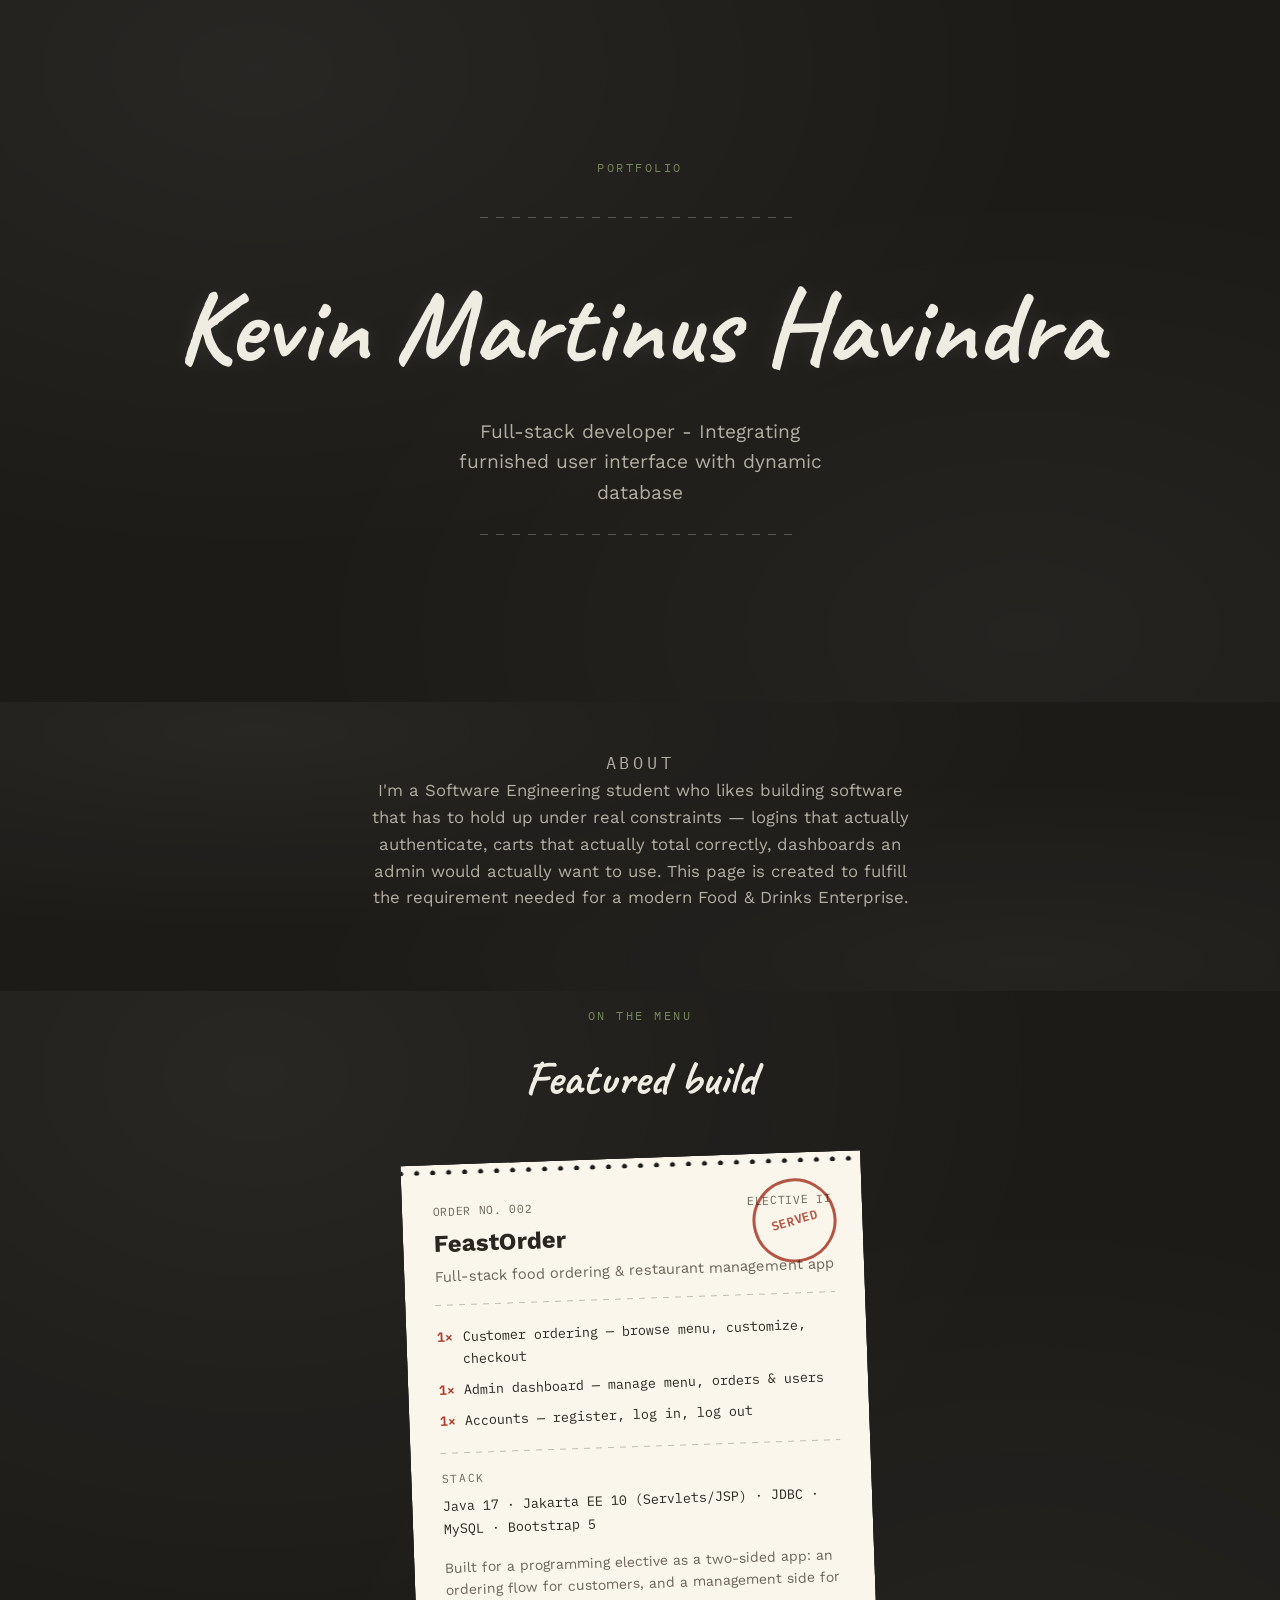
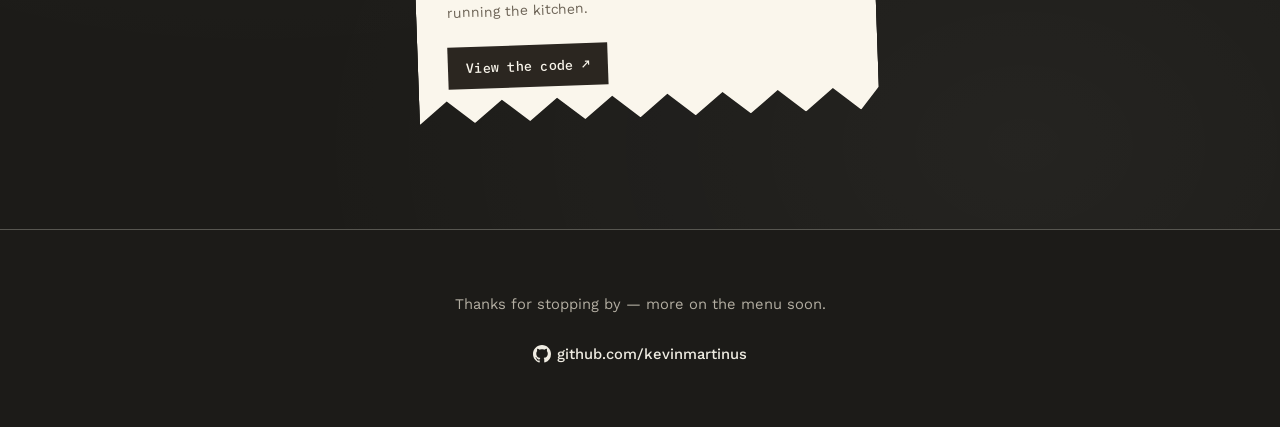
<file: index.html>
<!DOCTYPE html>
<html lang="en">
<head>
<meta charset="UTF-8">
<meta name="viewport" content="width=device-width, initial-scale=1">
<title>Kevin Martinus Havindra — Portfolio</title>
<meta name="description" content="Kevin Martinus — full-stack developer. Featuring FeastOrder, a Java/JSP food ordering app.">

<link rel="preconnect" href="https://fonts.googleapis.com">
<link rel="preconnect" href="https://fonts.gstatic.com" crossorigin>
<link href="https://fonts.googleapis.com/css2?family=Caveat:wght@600;700&family=Work+Sans:wght@400;500;600;700&family=IBM+Plex+Mono:wght@400;500;600&display=swap" rel="stylesheet">

<style>
  :root{
    --board: #1c1b18;
    --board-2: #23221e;
    --chalk: #efece2;
    --chalk-dim: #b3aea2;
    --paper: #faf6ec;
    --paper-2: #f3ecdb;
    --ink: #2b2620;
    --ink-dim: #6e6558;
    --stamp: #ac3a29;
    --sage: #77875a;
    --rule-board: rgba(239,236,226,0.28);
    --rule-paper: rgba(43,38,32,0.28);
    --shadow: rgba(0,0,0,0.45);
  }

  *{ box-sizing: border-box; }

  html{ scroll-behavior: smooth; }

  body{
    margin:0;
    background: var(--board);
    color: var(--chalk);
    font-family: "Work Sans", system-ui, sans-serif;
    line-height: 1.6;
    -webkit-font-smoothing: antialiased;
  }

  a{ color: inherit; }

  .board-section{
    position: relative;
    background:
      radial-gradient(ellipse at 20% 10%, rgba(255,255,255,0.05), transparent 55%),
      radial-gradient(ellipse at 80% 90%, rgba(255,255,255,0.04), transparent 50%),
      var(--board);
  }

  /* ---------- Hero ---------- */
  .hero{
    min-height: 78vh;
    display: flex;
    flex-direction: column;
    align-items: center;
    justify-content: center;
    text-align: center;
    padding: 8vh 1.5rem 6vh;
  }

  .chalk-rule{
    width: min(320px, 70vw);
    height: 1px;
    background-image: repeating-linear-gradient(
      to right, var(--rule-board) 0, var(--rule-board) 8px, transparent 8px, transparent 16px
    );
    margin: 1.6rem auto;
  }

  .hero-name{
    font-family: "Caveat", cursive;
    font-weight: 700;
    font-size: clamp(3.4rem, 11vw, 6.5rem);
    color: var(--chalk);
    letter-spacing: 0.01em;
    margin: 0;
    text-shadow: 0 0 22px rgba(255,255,255,0.08);
  }

  .hero-tagline{
    max-width: 34ch;
    margin: 0.4rem auto 0;
    font-size: clamp(1.02rem, 2vw, 1.2rem);
    color: var(--chalk-dim);
    font-weight: 400;
  }

  /* ---------- About ---------- */
  .about{
    padding: 3rem 1.5rem 5rem;
  }

  .about-inner{
    max-width: 56ch;
    margin: 0 auto;
    text-align: center;
  }

  .eyebrow{
    font-family: "IBM Plex Mono", monospace;
    font-size: 0.72rem;
    letter-spacing: 0.22em;
    text-transform: uppercase;
    color: var(--sage);
    margin: 0 0 0.9rem;
  }

  .about p{
    color: var(--chalk-dim);
    font-size: 1.05rem;
    margin: 0;
  }

  /* ---------- Featured / Order Ticket ---------- */
  .menu-section{
    padding: 1rem 1.25rem 7rem;
    display: flex;
    justify-content: center;
  }

  .menu-heading{
    text-align: center;
    margin-bottom: 2.6rem;
  }

  .menu-heading h2{
    font-family: "Caveat", cursive;
    font-weight: 700;
    font-size: clamp(2.2rem, 6vw, 3rem);
    margin: 0.2rem 0 0;
    color: var(--chalk);
  }

  .ticket-wrap{
    max-width: 460px;
    width: 100%;
  }

  .ticket{
    position: relative;
    background: var(--paper);
    color: var(--ink);
    padding: 2.4rem 1.9rem 2.1rem;
    transform: rotate(-2deg);
    transition: transform 0.35s ease, box-shadow 0.35s ease;
    box-shadow: 0 18px 34px var(--shadow), 0 3px 0 rgba(0,0,0,0.06);
    clip-path: polygon(
      0% 0%, 100% 0%, 100% 96%,
      96% 100%, 90% 96%, 84% 100%, 78% 96%, 72% 100%,
      66% 96%, 60% 100%, 54% 96%, 48% 100%, 42% 96%,
      36% 100%, 30% 96%, 24% 100%, 18% 96%, 12% 100%,
      6% 96%, 0% 100%
    );
    opacity: 0;
    translate: 0 18px;
  }

  .ticket.is-visible{
    opacity: 1;
    translate: 0 0;
  }

  .ticket:hover, .ticket:focus-within{
    transform: rotate(0deg) translateY(-6px);
    box-shadow: 0 26px 46px var(--shadow), 0 3px 0 rgba(0,0,0,0.06);
  }

  .ticket::before{
    content: "";
    position: absolute;
    top: 0; left: 0; right: 0;
    height: 10px;
    background-image: radial-gradient(circle, var(--board) 2.5px, transparent 2.6px);
    background-size: 16px 16px;
    background-position: 8px 0;
  }

  .ticket-row{
    display: flex;
    justify-content: space-between;
    font-family: "IBM Plex Mono", monospace;
    font-size: 0.72rem;
    letter-spacing: 0.06em;
    text-transform: uppercase;
    color: var(--ink-dim);
  }

  .ticket-rule{
    height: 1px;
    margin: 1rem 0;
    background-image: repeating-linear-gradient(
      to right, var(--rule-paper) 0, var(--rule-paper) 6px, transparent 6px, transparent 12px
    );
  }

  .ticket-title{
    font-family: "Work Sans", sans-serif;
    font-weight: 700;
    font-size: 1.5rem;
    margin: 0.2rem 0 0.15rem;
  }

  .ticket-subtitle{
    font-size: 0.92rem;
    color: var(--ink-dim);
    margin: 0;
  }

  .ticket-items{
    list-style: none;
    margin: 0;
    padding: 0;
    font-family: "IBM Plex Mono", monospace;
    font-size: 0.84rem;
  }

  .ticket-items li{
    display: flex;
    gap: 0.6rem;
    padding: 0.3rem 0;
  }

  .qty{
    color: var(--stamp);
    font-weight: 600;
    flex-shrink: 0;
  }

  .stack-label{
    font-family: "IBM Plex Mono", monospace;
    font-size: 0.72rem;
    letter-spacing: 0.14em;
    text-transform: uppercase;
    color: var(--ink-dim);
    margin: 0 0 0.4rem;
  }

  .stack-list{
    font-family: "IBM Plex Mono", monospace;
    font-size: 0.84rem;
    line-height: 1.7;
    margin: 0;
  }

  .ticket-note{
    font-size: 0.88rem;
    color: var(--ink-dim);
    margin: 1rem 0 0;
  }

  .stamp{
    position: absolute;
    top: 1.6rem;
    right: 1.6rem;
    width: 84px;
    height: 84px;
    border: 3px solid var(--stamp);
    border-radius: 50%;
    color: var(--stamp);
    display: flex;
    align-items: center;
    justify-content: center;
    text-align: center;
    font-family: "IBM Plex Mono", monospace;
    font-weight: 600;
    font-size: 0.78rem;
    letter-spacing: 0.08em;
    text-transform: uppercase;
    transform: rotate(-14deg);
    mix-blend-mode: multiply;
    opacity: 0.85;
    pointer-events: none;
  }

  .ticket-cta{
    display: inline-flex;
    align-items: center;
    gap: 0.5rem;
    margin-top: 1.5rem;
    padding: 0.65rem 1.1rem;
    background: var(--ink);
    color: var(--paper);
    font-family: "IBM Plex Mono", monospace;
    font-size: 0.84rem;
    font-weight: 500;
    text-decoration: none;
    letter-spacing: 0.02em;
    transition: background 0.2s ease, transform 0.2s ease;
  }

  .ticket-cta:hover{
    background: var(--stamp);
    transform: translateX(2px);
  }

  .ticket-cta:focus-visible,
  a:focus-visible{
    outline: 2px dashed var(--stamp);
    outline-offset: 3px;
  }

  /* ---------- Footer ---------- */
  footer{
    padding: 3rem 1.5rem 3.5rem;
    text-align: center;
    color: var(--chalk-dim);
    font-size: 0.92rem;
    border-top: 1px solid var(--rule-board);
  }

  footer a{
    display: inline-flex;
    align-items: center;
    gap: 0.4rem;
    margin-top: 0.7rem;
    color: var(--chalk);
    text-decoration: none;
    font-weight: 500;
  }

  footer a:hover{ color: var(--sage); }

  footer svg{ width: 18px; height: 18px; }

  @media (max-width: 480px){
    .stamp{ width: 68px; height: 68px; font-size: 0.66rem; top: 1.2rem; right: 1.2rem; }
    .ticket{ padding: 2rem 1.4rem 1.9rem; }
  }

  @media (prefers-reduced-motion: reduce){
    html{ scroll-behavior: auto; }
    .ticket{ transition: none; opacity: 1; translate: 0; }
    .ticket:hover, .ticket:focus-within{ transform: rotate(-2deg); }
  }
</style>
</head>
<body>

  <section class="board-section hero">
    <p class="eyebrow">Portfolio</p>
    <div class="chalk-rule"></div>
    <h1 class="hero-name">Kevin Martinus Havindra</h1>
    <p class="hero-tagline">Full-stack developer - Integrating furnished user interface with dynamic database</p>
    <div class="chalk-rule"></div>
  </section>

  <section class="board-section about">
    <div class="about-inner">
      <p class="eyebrow">About</p>
      <p>
        I'm a Software Engineering student who likes building software that has to hold up under
        real constraints — logins that actually authenticate, carts that actually total
        correctly, dashboards an admin would actually want to use. This page is created to fulfill the 
        requirement needed for a modern Food & Drinks Enterprise.
      </p>
    </div>
  </section>

  <section class="board-section menu-section">
    <div>
      <div class="menu-heading">
        <p class="eyebrow">On the menu</p>
        <h2>Featured build</h2>
      </div>

      <div class="ticket-wrap">
        <article class="ticket" tabindex="0">
          <div class="stamp">Served</div>

          <div class="ticket-row">
            <span>Order No. 002</span>
            <span>Elective&nbsp;II</span>
          </div>

          <h3 class="ticket-title">FeastOrder</h3>
          <p class="ticket-subtitle">Full-stack food ordering &amp; restaurant management app</p>

          <div class="ticket-rule"></div>

          <ul class="ticket-items">
            <li><span class="qty">1×</span><span>Customer ordering — browse menu, customize, checkout</span></li>
            <li><span class="qty">1×</span><span>Admin dashboard — manage menu, orders &amp; users</span></li>
            <li><span class="qty">1×</span><span>Accounts — register, log in, log out</span></li>
          </ul>

          <div class="ticket-rule"></div>

          <p class="stack-label">Stack</p>
          <p class="stack-list">Java 17 · Jakarta EE 10 (Servlets/JSP) · JDBC · MySQL · Bootstrap 5</p>

          <p class="ticket-note">
            Built for a programming elective as a two-sided app: an ordering flow for
            customers, and a management side for running the kitchen.
          </p>

          <a class="ticket-cta" href="https://github.com/kevinmartinus/Programming-Elective-Assgm-2-" target="_blank" rel="noopener">
            View the code ↗
          </a>
        </article>
      </div>
    </div>
  </section>

  <footer>
    <p>Thanks for stopping by — more on the menu soon.</p>
    <a href="https://github.com/kevinmartinus" target="_blank" rel="noopener">
      <svg viewBox="0 0 16 16" fill="currentColor" aria-hidden="true">
        <path d="M8 0C3.58 0 0 3.58 0 8c0 3.54 2.29 6.53 5.47 7.59.4.07.55-.17.55-.38 0-.19-.01-.82-.01-1.49-2.01.37-2.53-.49-2.69-.94-.09-.23-.48-.94-.82-1.13-.28-.15-.68-.52-.01-.53.63-.01 1.08.58 1.23.82.72 1.21 1.87.87 2.33.66.07-.52.28-.87.51-1.07-1.78-.2-3.64-.89-3.64-3.95 0-.87.31-1.59.82-2.15-.08-.2-.36-1.02.08-2.12 0 0 .67-.21 2.2.82.64-.18 1.32-.27 2-.27.68 0 1.36.09 2 .27 1.53-1.04 2.2-.82 2.2-.82.44 1.1.16 1.92.08 2.12.51.56.82 1.27.82 2.15 0 3.07-1.87 3.75-3.65 3.95.29.25.54.73.54 1.48 0 1.07-.01 1.93-.01 2.2 0 .21.15.46.55.38A8.01 8.01 0 0 0 16 8c0-4.42-3.58-8-8-8z"/>
      </svg>
      github.com/kevinmartinus
    </a>
  </footer>

  <script>
    (function(){
      var prefersReduced = window.matchMedia('(prefers-reduced-motion: reduce)').matches;
      var ticket = document.querySelector('.ticket');
      if(!ticket) return;
      if(prefersReduced){ ticket.classList.add('is-visible'); return; }

      var observer = new IntersectionObserver(function(entries){
        entries.forEach(function(entry){
          if(entry.isIntersecting){
            ticket.classList.add('is-visible');
            observer.disconnect();
          }
        });
      }, { threshold: 0.25 });

      observer.observe(ticket);
    })();
  </script>

</body>
</html>
</file>
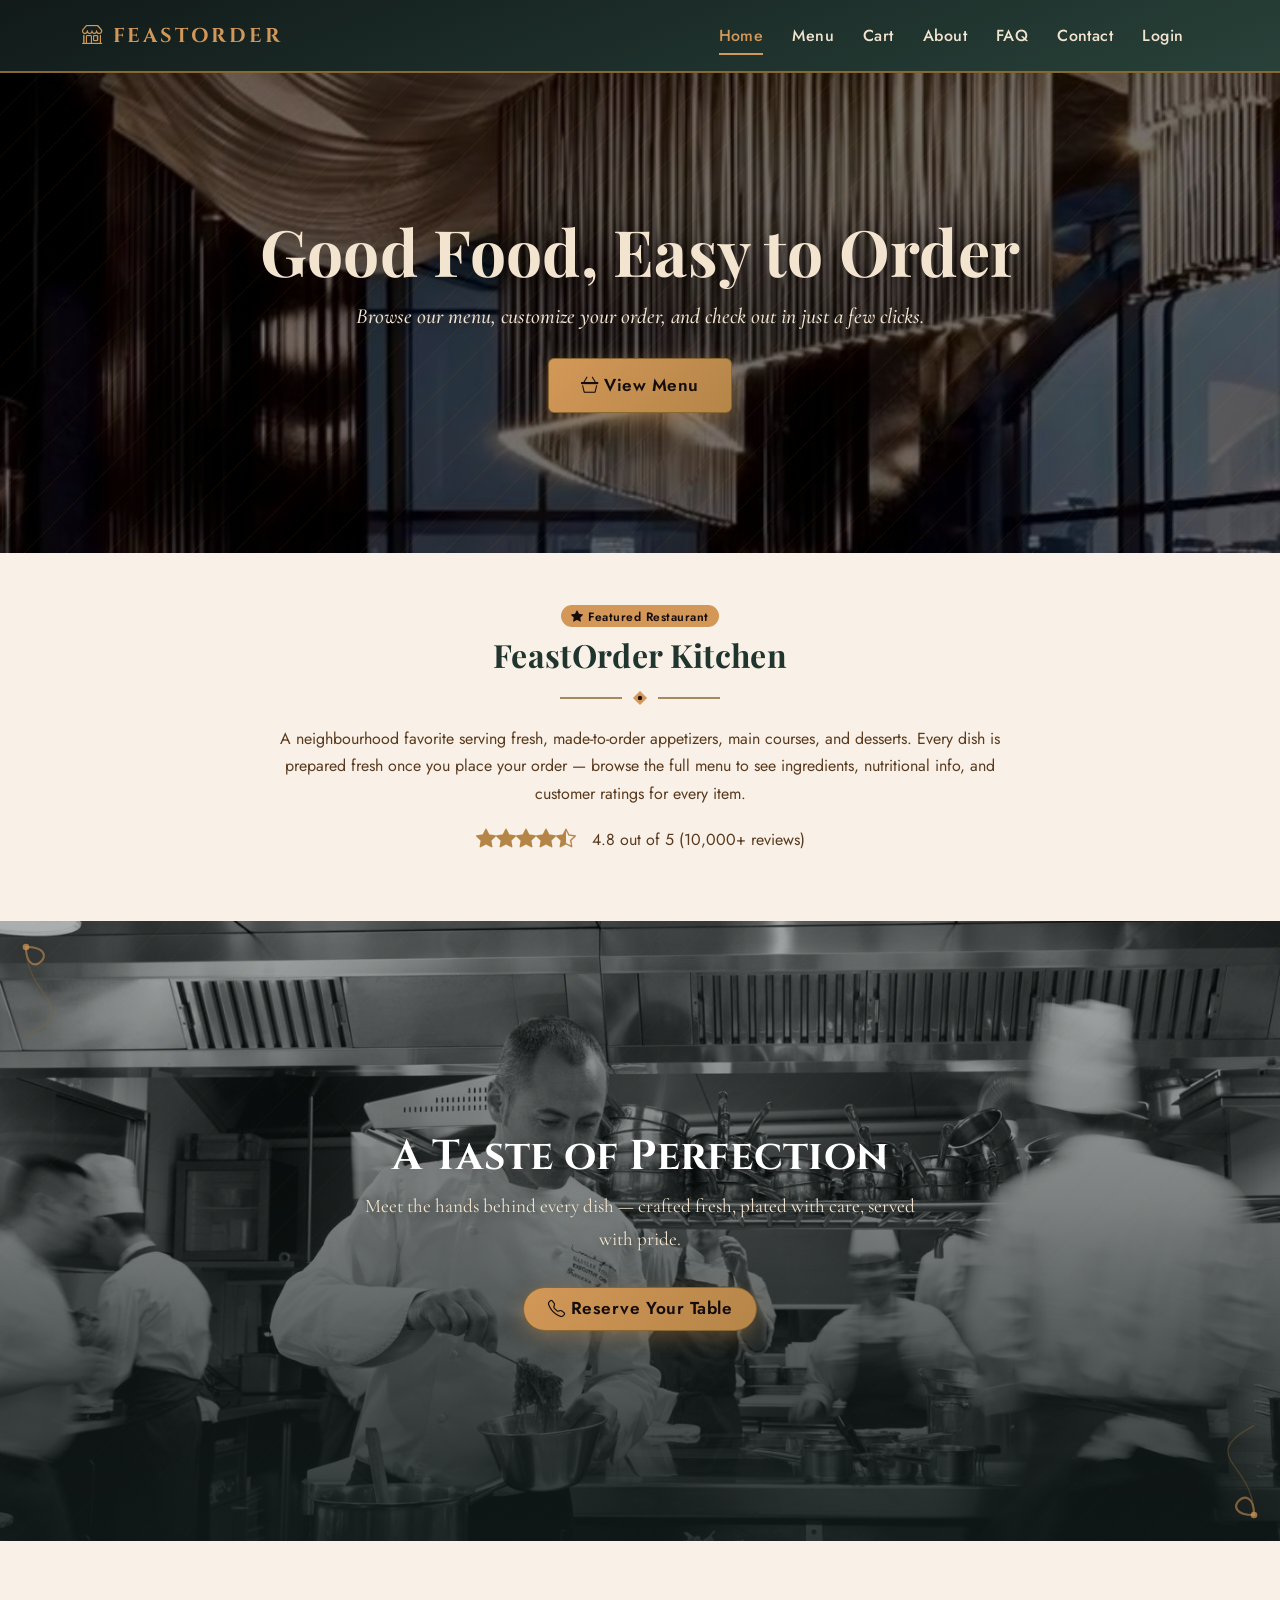
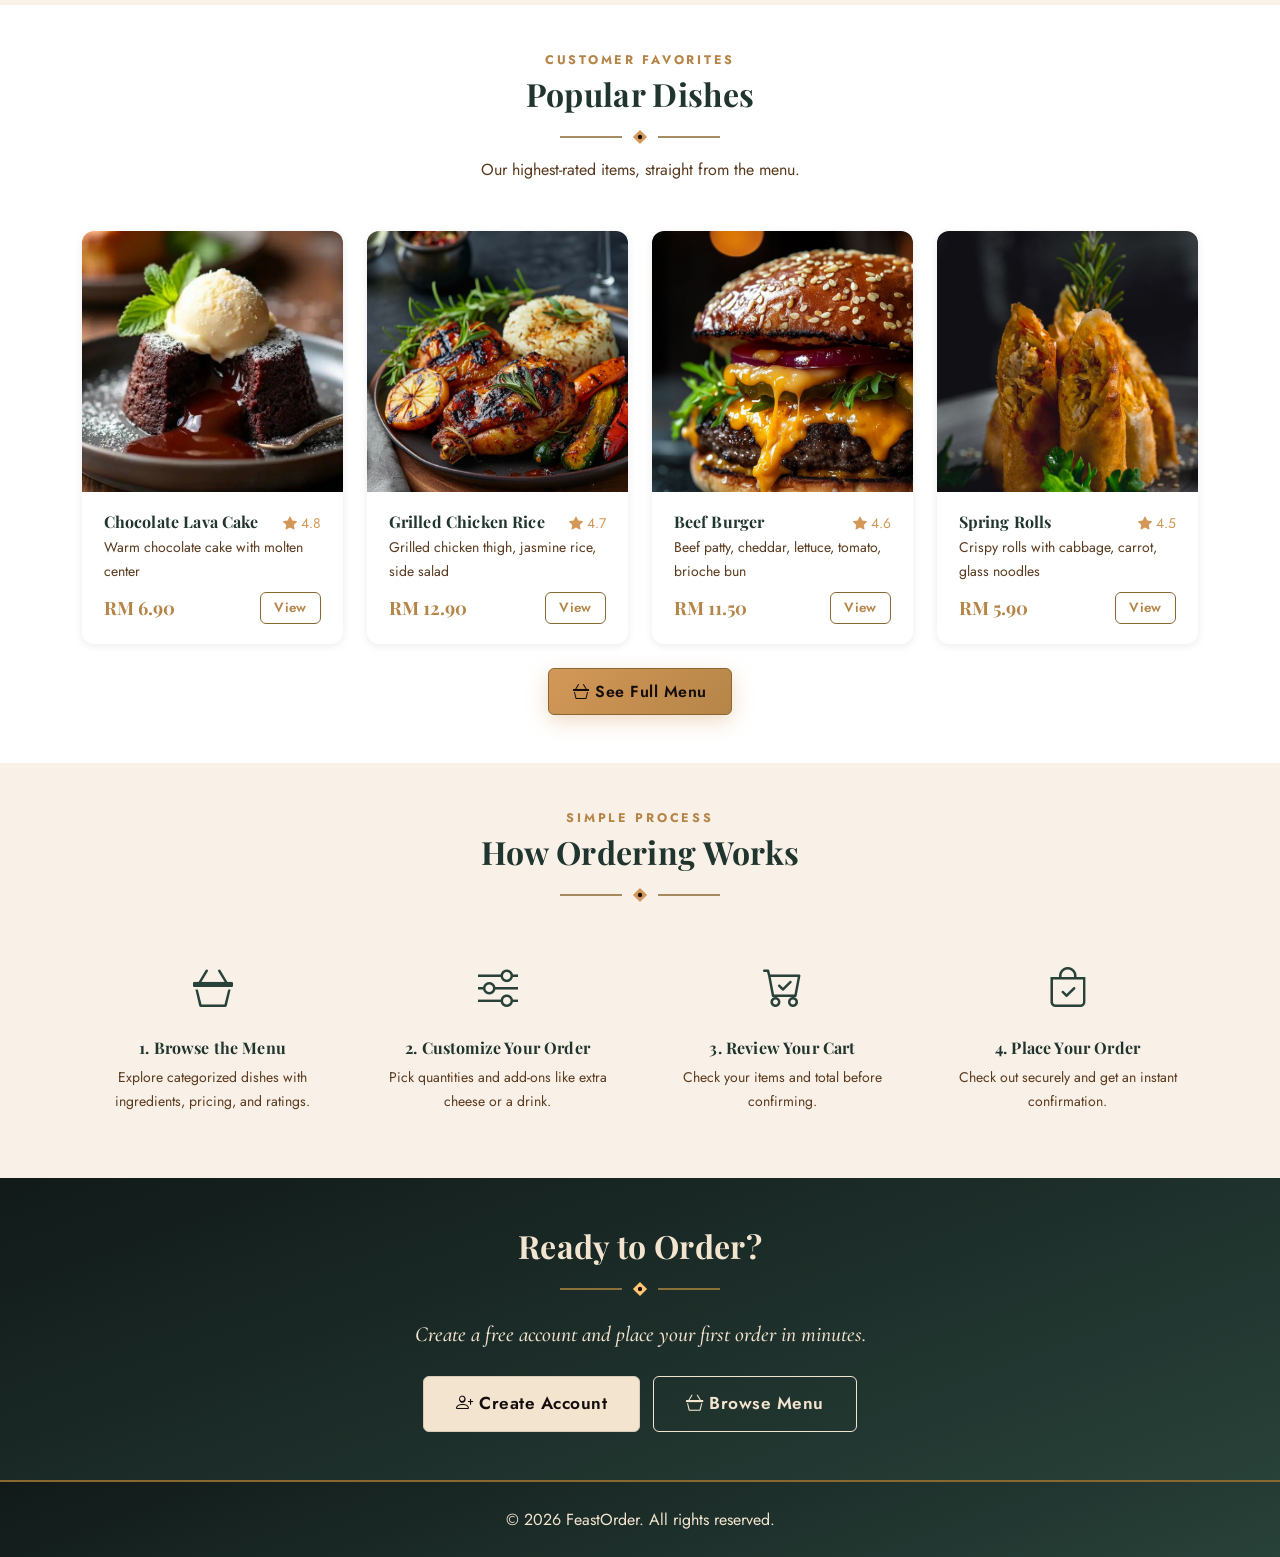
<file: FeastOrder/src/main/webapp/index.html>
<!DOCTYPE html>
<html lang="en">
<head>
    <meta charset="UTF-8">
    <meta name="viewport" content="width=device-width, initial-scale=1">
    <title>FeastOrder - Order Great Food, Fast</title>

    <link rel="stylesheet" href="https://cdn.jsdelivr.net/npm/bootstrap@5.3.3/dist/css/bootstrap.min.css">
    <link rel="stylesheet" href="https://cdn.jsdelivr.net/npm/bootstrap-icons@1.11.0/font/bootstrap-icons.css">
    <link rel="stylesheet" href="css/style.css">
</head>
<body class="bg-light">

    <header>
        <nav class="navbar navbar-expand-md navbar-dark bg-dark">
            <div class="container">
                <a href="index.html" class="navbar-brand fw-bold">
                    <i class="bi bi-shop"></i> FeastOrder
                </a>
                <button class="navbar-toggler" type="button" data-bs-toggle="collapse" data-bs-target="#navMenu">
                    <span class="navbar-toggler-icon"></span>
                </button>
                <div class="collapse navbar-collapse" id="navMenu">
                    <ul class="navbar-nav ms-auto align-items-md-center">
                        <li class="nav-item"><a class="nav-link active" href="index.html">Home</a></li>
                        <li class="nav-item"><a class="nav-link" href="menu">Menu</a></li>
                        <li class="nav-item"><a class="nav-link" href="cart">Cart</a></li>
                        <li class="nav-item"><a class="nav-link" href="about.html">About</a></li>
                        <li class="nav-item"><a class="nav-link" href="faq.html">FAQ</a></li>
                        <li class="nav-item"><a class="nav-link" href="contact.html">Contact</a></li>
                        <li class="nav-item"><a class="nav-link" href="login.jsp">Login</a></li>
                    </ul>
                </div>
            </div>
        </nav>
    </header>

    <!-- Hero -->
    <section class="text-white text-center d-flex align-items-center"
              style="background: linear-gradient(rgba(0,0,0,0.55), rgba(0,0,0,0.55)),
                     url('image/FeastOrder_hero.jpg') center/cover no-repeat;
                     min-height: 480px;">
        <div class="container">
            <h1 class="display-3 fw-bold">Good Food, Easy to Order</h1>
            <p class="lead mb-4">Browse our menu, customize your order, and check out in just a few clicks.</p>
            <a href="menu" class="btn btn-primary btn-lg fw-semibold">
                <i class="bi bi-basket3"></i> View Menu
            </a>
        </div>
    </section>

    <main>

        <!-- Featured Restaurant -->
        <section class="py-5">
            <div class="container">
                <div class="text-center mx-auto" style="max-width: 720px;">
                    <span class="badge bg-warning text-dark mb-2"><i class="bi bi-star-fill"></i> Featured Restaurant</span>
                    <h2 class="fw-bold mb-3">FeastOrder Kitchen</h2>
                    <p class="text-muted">
                        A neighbourhood favorite serving fresh, made-to-order appetizers, main courses,
                        and desserts. Every dish is prepared fresh once you place your order — browse
                        the full menu to see ingredients, nutritional info, and customer ratings for
                        every item.
                    </p>
                    <div class="d-flex align-items-center justify-content-center gap-3">
                        <span class="text-warning fs-5">
                            <i class="bi bi-star-fill"></i><i class="bi bi-star-fill"></i><i class="bi bi-star-fill"></i><i class="bi bi-star-fill"></i><i class="bi bi-star-half"></i>
                        </span>
                        <span class="text-muted">4.8 out of 5 (10,000+ reviews)</span>
                    </div>
                </div>
            </div>
        </section>

        <!-- The FeastOrder Experience — full-bleed photo hero, simplified to match
     the Hero's clean composition: headline, one-line subtitle, one button. -->
    <section class="experience-hero-section">
        <div class="experience-hero" style="background-image: url('image/FeastOrder_chef.jpg');">
            <div class="experience-hero-overlay"></div>
            <div class="experience-hero-content">
                <h3>A Taste of Perfection</h3>
                <p class="lead-copy">
                    Meet the hands behind every dish — crafted fresh, plated with care, served with pride.
                </p>
                <a href="contact.html" class="btn btn-primary btn-lg rounded-pill px-4 py-2">
                    <i class="bi bi-telephone"></i> Reserve Your Table
                </a>
            </div>
        </div>
    </section>


        <!-- Popular Dishes -->
        <section class="py-5 bg-white">
            <div class="container">
                <div class="text-center mb-5">
                    <h6 class="text-primary text-uppercase fw-bold">Customer Favorites</h6>
                    <h2 class="fw-bold">Popular Dishes</h2>
                    <p class="text-muted">Our highest-rated items, straight from the menu.</p>
                </div>

                <div class="row g-4">

                    <div class="col-12 col-sm-6 col-lg-3">
                        <div class="card h-100 border-0 shadow-sm">
                            <img src="image\FeastOrder_chocoLava.jpg" class="card-img-top" alt="Chocolate Lava Cake">
                            <div class="card-body">
                                <div class="d-flex justify-content-between align-items-start">
                                    <h6 class="fw-bold mb-1">Chocolate Lava Cake</h6>
                                    <span class="text-warning small"><i class="bi bi-star-fill"></i> 4.8</span>
                                </div>
                                <p class="text-muted small mb-2">Warm chocolate cake with molten center</p>
                                <div class="d-flex justify-content-between align-items-center">
                                    <span class="fw-bold text-primary">RM 6.90</span>
                                    <a href="menu?itemId=9" class="btn btn-sm btn-outline-primary">View</a>
                                </div>
                            </div>
                        </div>
                    </div>

                    <div class="col-12 col-sm-6 col-lg-3">
                        <div class="card h-100 border-0 shadow-sm">
                            <img src="image\FO_grilledChickenRice.jpg" class="card-img-top" alt="Grilled Chicken Rice">
                            <div class="card-body">
                                <div class="d-flex justify-content-between align-items-start">
                                    <h6 class="fw-bold mb-1">Grilled Chicken Rice</h6>
                                    <span class="text-warning small"><i class="bi bi-star-fill"></i> 4.7</span>
                                </div>
                                <p class="text-muted small mb-2">Grilled chicken thigh, jasmine rice, side salad</p>
                                <div class="d-flex justify-content-between align-items-center">
                                    <span class="fw-bold text-primary">RM 12.90</span>
                                    <a href="menu?itemId=4" class="btn btn-sm btn-outline-primary">View</a>
                                </div>
                            </div>
                        </div>
                    </div>

                    <div class="col-12 col-sm-6 col-lg-3">
                        <div class="card h-100 border-0 shadow-sm">
                            <img src="image\FO_beefBurger.jpg" class="card-img-top" alt="Beef Burger">
                            <div class="card-body">
                                <div class="d-flex justify-content-between align-items-start">
                                    <h6 class="fw-bold mb-1">Beef Burger</h6>
                                    <span class="text-warning small"><i class="bi bi-star-fill"></i> 4.6</span>
                                </div>
                                <p class="text-muted small mb-2">Beef patty, cheddar, lettuce, tomato, brioche bun</p>
                                <div class="d-flex justify-content-between align-items-center">
                                    <span class="fw-bold text-primary">RM 11.50</span>
                                    <a href="menu?itemId=5" class="btn btn-sm btn-outline-primary">View</a>
                                </div>
                            </div>
                        </div>
                    </div>

                    <div class="col-12 col-sm-6 col-lg-3">
                        <div class="card h-100 border-0 shadow-sm">
                            <img src="image\FO_springRoll.jpg" class="card-img-top" alt="Spring Rolls">
                            <div class="card-body">
                                <div class="d-flex justify-content-between align-items-start">
                                    <h6 class="fw-bold mb-1">Spring Rolls</h6>
                                    <span class="text-warning small"><i class="bi bi-star-fill"></i> 4.5</span>
                                </div>
                                <p class="text-muted small mb-2">Crispy rolls with cabbage, carrot, glass noodles</p>
                                <div class="d-flex justify-content-between align-items-center">
                                    <span class="fw-bold text-primary">RM 5.90</span>
                                    <a href="menu?itemId=1" class="btn btn-sm btn-outline-primary">View</a>
                                </div>
                            </div>
                        </div>
                    </div>

                </div>

                <div class="text-center mt-4">
                    <a href="menu" class="btn btn-primary">
                        <i class="bi bi-basket3"></i> See Full Menu
                    </a>
                </div>
            </div>
        </section>

        <!-- How It Works -->
        <section class="py-5">
            <div class="container">
                <div class="text-center mb-5">
                    <h6 class="text-primary text-uppercase fw-bold">Simple Process</h6>
                    <h2 class="fw-bold">How Ordering Works</h2>
                </div>
                <div class="row g-4 text-center">
                    <div class="col-12 col-md-3">
                        <i class="bi bi-basket3 fs-1 text-primary"></i>
                        <h6 class="fw-bold mt-3">1. Browse the Menu</h6>
                        <p class="text-muted small">Explore categorized dishes with ingredients, pricing, and ratings.</p>
                    </div>
                    <div class="col-12 col-md-3">
                        <i class="bi bi-sliders fs-1 text-primary"></i>
                        <h6 class="fw-bold mt-3">2. Customize Your Order</h6>
                        <p class="text-muted small">Pick quantities and add-ons like extra cheese or a drink.</p>
                    </div>
                    <div class="col-12 col-md-3">
                        <i class="bi bi-cart-check fs-1 text-primary"></i>
                        <h6 class="fw-bold mt-3">3. Review Your Cart</h6>
                        <p class="text-muted small">Check your items and total before confirming.</p>
                    </div>
                    <div class="col-12 col-md-3">
                        <i class="bi bi-bag-check fs-1 text-primary"></i>
                        <h6 class="fw-bold mt-3">4. Place Your Order</h6>
                        <p class="text-muted small">Check out securely and get an instant confirmation.</p>
                    </div>
                </div>
            </div>
        </section>

        <!-- CTA -->
        <section class="py-5 bg-primary text-white text-center">
            <div class="container">
                <h2 class="fw-bold mb-3">Ready to Order?</h2>
                <p class="lead mb-4">Create a free account and place your first order in minutes.</p>
                <a href="register.jsp" class="btn btn-light btn-lg fw-semibold me-2">
                    <i class="bi bi-person-plus"></i> Create Account
                </a>
                <a href="menu" class="btn btn-outline-light btn-lg fw-semibold">
                    <i class="bi bi-basket3"></i> Browse Menu
                </a>
            </div>
        </section>

    </main>

    <footer class="bg-dark text-white text-center py-4">
        <div class="container">
            <p class="mb-0">&copy; 2026 FeastOrder. All rights reserved.</p>
        </div>
    </footer>

    <script src="https://cdn.jsdelivr.net/npm/bootstrap@5.3.3/dist/js/bootstrap.bundle.min.js"></script>
    <script src="js/main.js"></script>
</body>
</html>
</file>
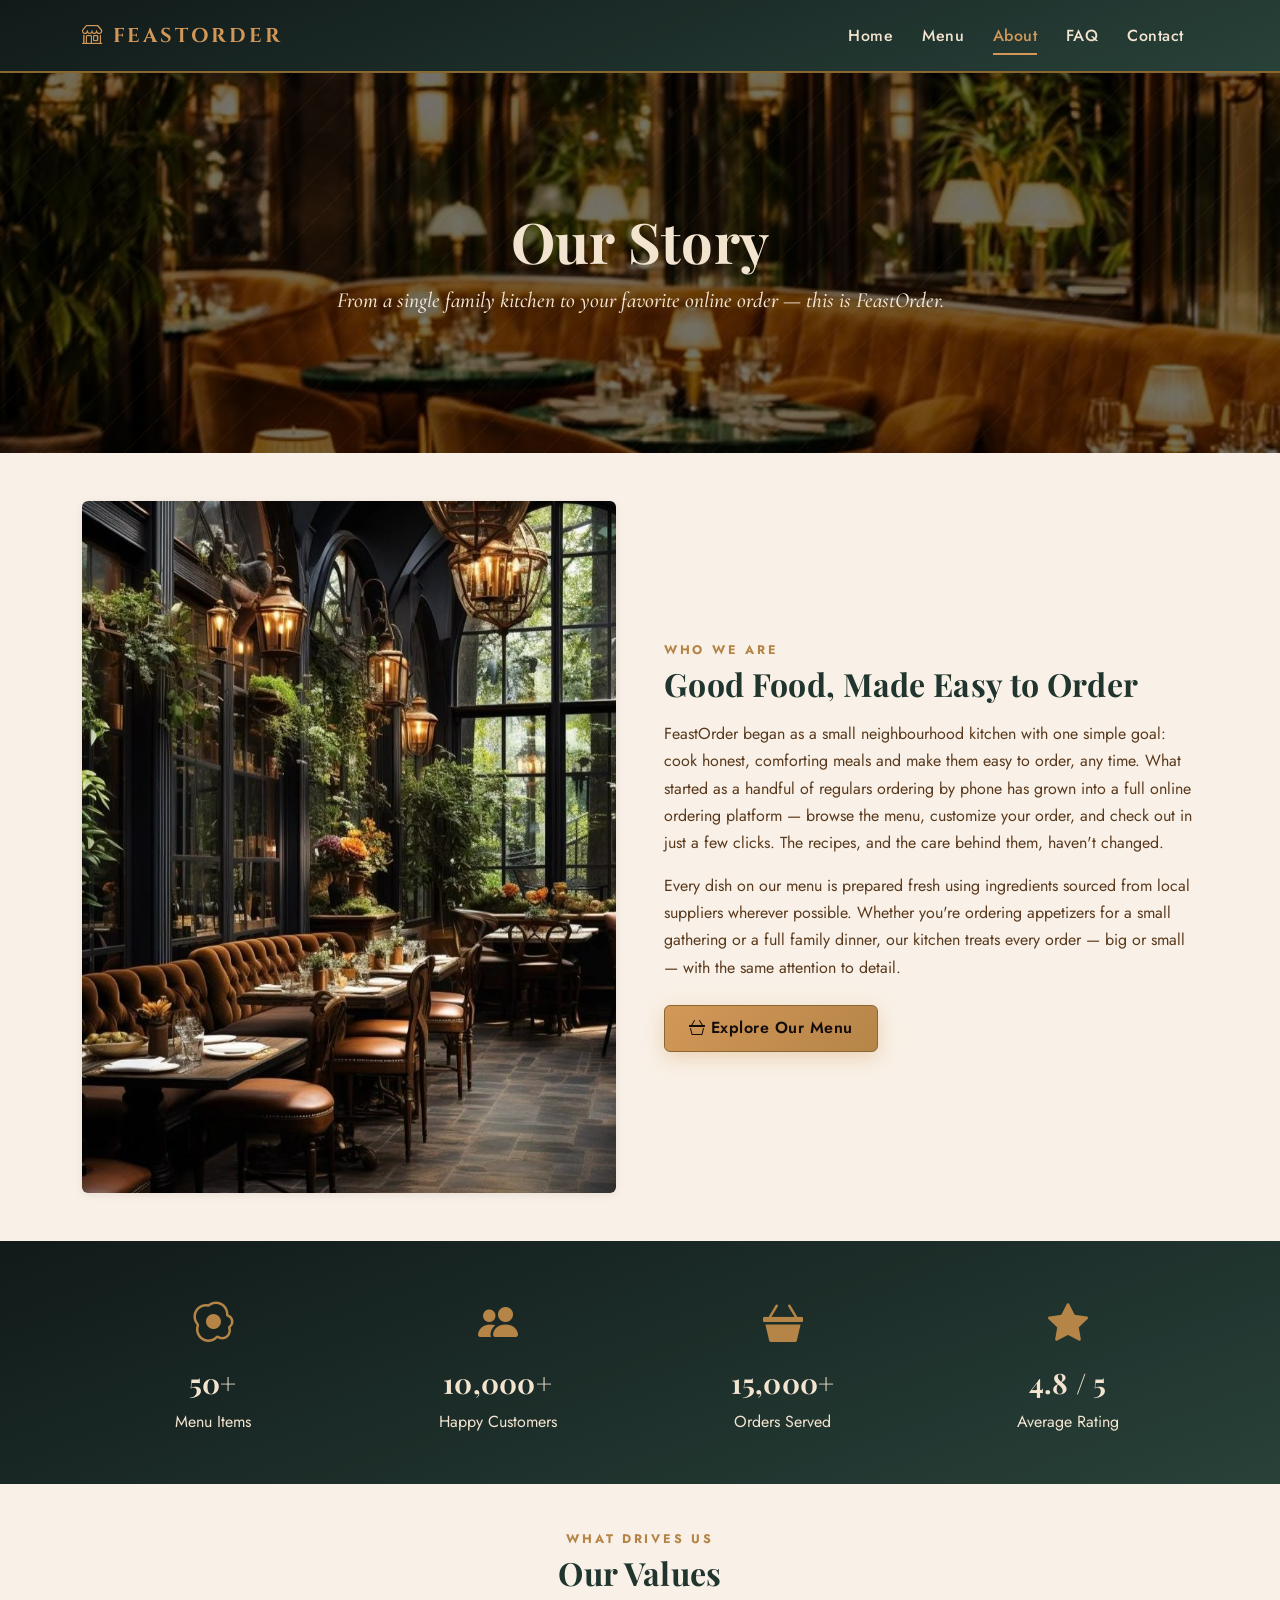
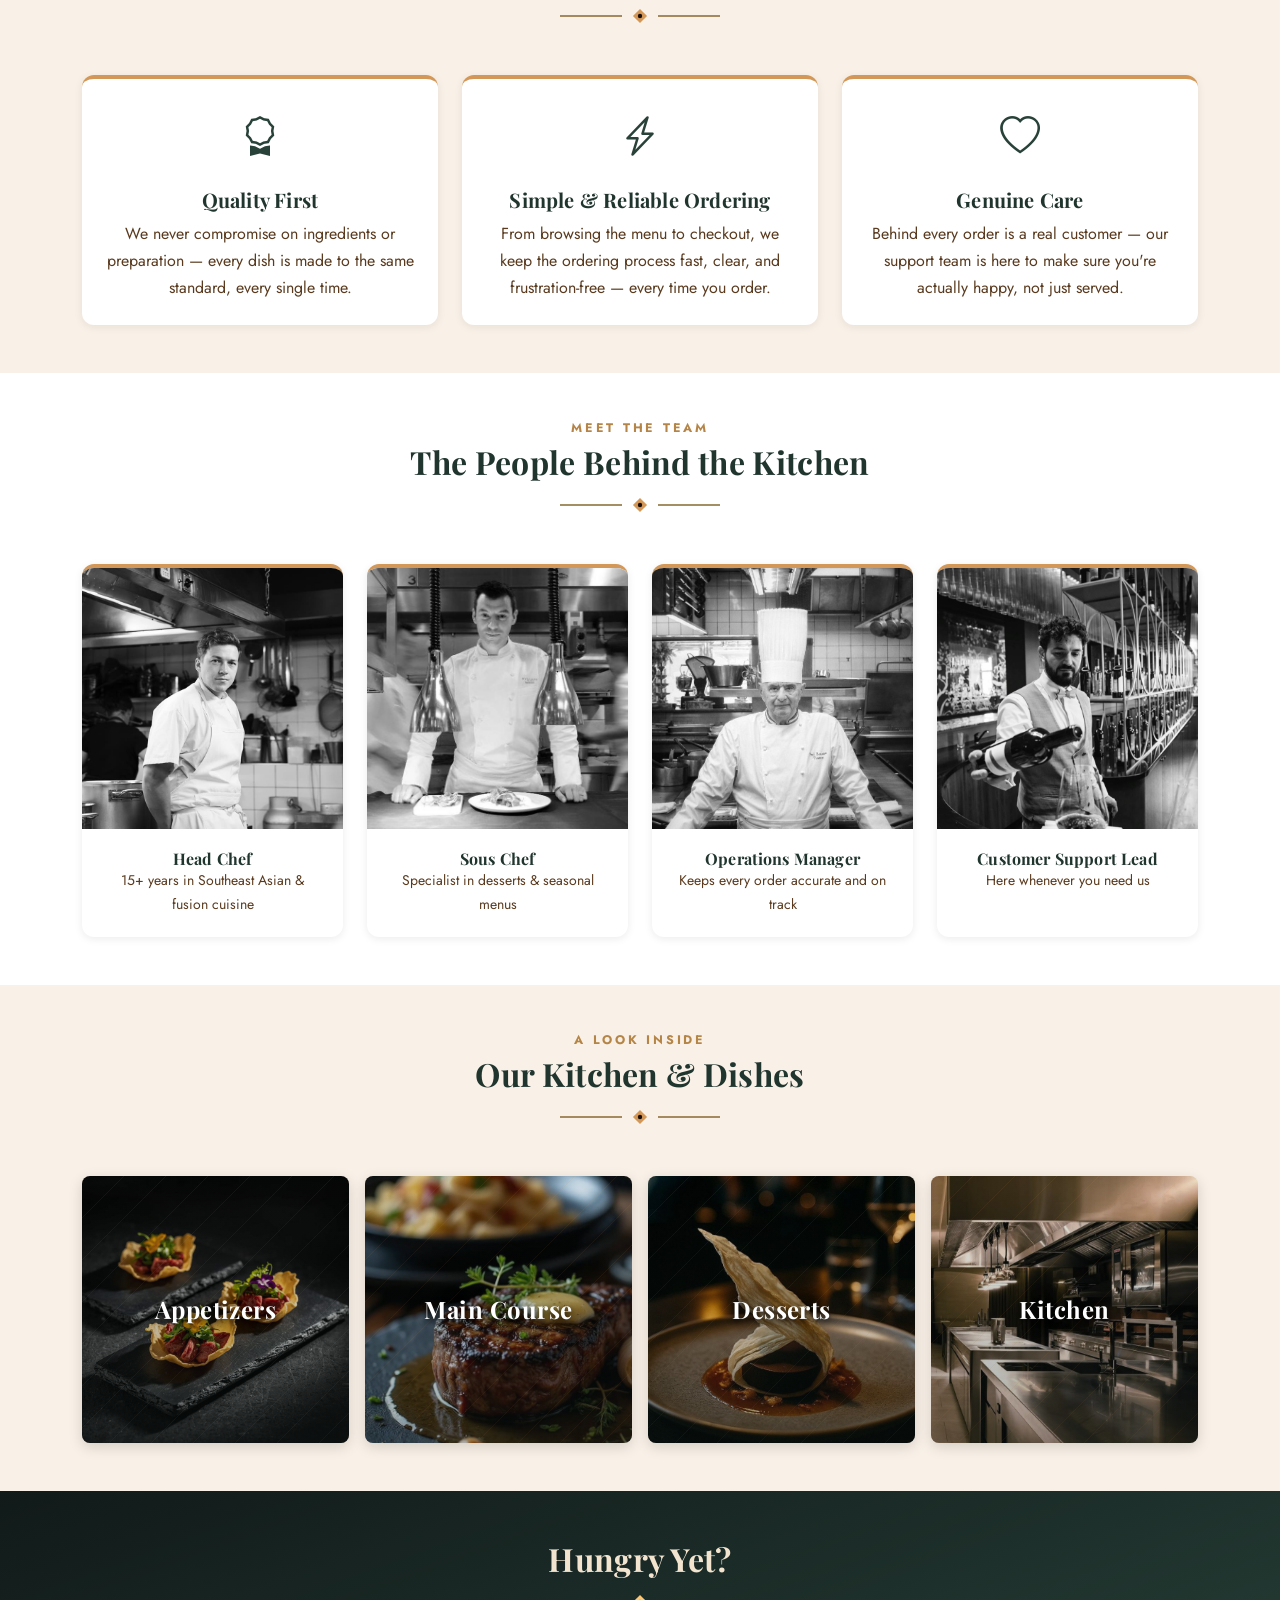
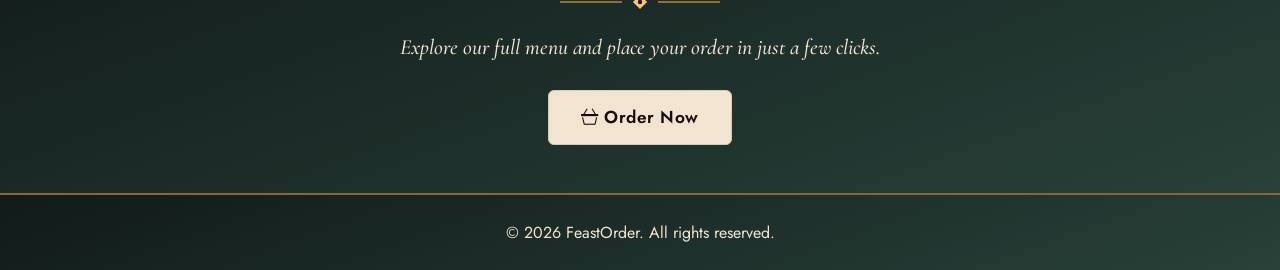
<file: FeastOrder/src/main/webapp/about.html>
<!DOCTYPE html>
<html lang="en">
<head>
    <meta charset="UTF-8">
    <meta name="viewport" content="width=device-width, initial-scale=1">
    <title>FeastOrder - About Us</title>

    <link rel="stylesheet" href="https://cdn.jsdelivr.net/npm/bootstrap@5.3.3/dist/css/bootstrap.min.css">
    <link rel="stylesheet" href="https://cdn.jsdelivr.net/npm/bootstrap-icons@1.11.0/font/bootstrap-icons.css">
    <link rel="stylesheet" href="css/style.css">
</head>
<body class="bg-light">

    <header>
        <nav class="navbar navbar-expand-md navbar-dark bg-dark">
            <div class="container">
                <a href="index.html" class="navbar-brand fw-bold">
                    <i class="bi bi-shop"></i> FeastOrder
                </a>
                <button class="navbar-toggler" type="button" data-bs-toggle="collapse" data-bs-target="#navMenu">
                    <span class="navbar-toggler-icon"></span>
                </button>
                <div class="collapse navbar-collapse" id="navMenu">
                    <ul class="navbar-nav ms-auto">
                        <li class="nav-item"><a class="nav-link" href="index.html">Home</a></li>
                        <li class="nav-item"><a class="nav-link" href="menu">Menu</a></li>
                        <li class="nav-item"><a class="nav-link active" href="about.html">About</a></li>
                        <li class="nav-item"><a class="nav-link" href="faq.html">FAQ</a></li>
                        <li class="nav-item"><a class="nav-link" href="contact.html">Contact</a></li>
                    </ul>
                </div>
            </div>
        </nav>
    </header>

    <!-- Hero -->
    <section class="text-white text-center d-flex align-items-center"
              style="background: linear-gradient(rgba(0,0,0,0.55), rgba(0,0,0,0.55)),
                     url('image/FeastOrder_interior1.jpg') center/cover no-repeat;
                     min-height: 380px;">
        <div class="container">
            <h1 class="display-4 fw-bold">Our Story</h1>
            <p class="lead mb-0">From a single family kitchen to your favorite online order — this is FeastOrder.</p>
        </div>
    </section>

    <main>

        <!-- Mission / Story -->
        <section class="py-5">
            <div class="container">
                <div class="row align-items-center g-5">
                    <div class="col-12 col-lg-6">
                        <img src="image\FeastOrder_interior2.jpg"
                             class="img-fluid rounded shadow-sm" alt="Interior of the FeastOrder restaurant">
                    </div>
                    <div class="col-12 col-lg-6">
                        <h6 class="text-primary text-uppercase fw-bold">Who We Are</h6>
                        <h2 class="fw-bold mb-3">Good Food, Made Easy to Order</h2>
                        <p class="text-muted">
                            FeastOrder began as a small neighbourhood kitchen with one simple goal: cook honest,
                            comforting meals and make them easy to order, any time. What started as a handful of
                            regulars ordering by phone has grown into a full online ordering platform — browse
                            the menu, customize your order, and check out in just a few clicks. The recipes, and
                            the care behind them, haven't changed.
                        </p>
                        <p class="text-muted">
                            Every dish on our menu is prepared fresh using ingredients sourced from local
                            suppliers wherever possible. Whether you're ordering appetizers for a small
                            gathering or a full family dinner, our kitchen treats every order — big or small —
                            with the same attention to detail.
                        </p>
                        <a href="menu" class="btn btn-primary mt-2">
                            <i class="bi bi-basket3"></i> Explore Our Menu
                        </a>
                    </div>
                </div>
            </div>
        </section>

        <!-- Stats -->
        <section class="py-5 bg-dark text-white">
            <div class="container">
                <div class="row text-center g-4">
                    <div class="col-6 col-md-3">
                        <i class="bi bi-egg-fried fs-1 text-warning"></i>
                        <h3 class="fw-bold mt-2">50+</h3>
                        <p class="text-white-50 mb-0">Menu Items</p>
                    </div>
                    <div class="col-6 col-md-3">
                        <i class="bi bi-people-fill fs-1 text-warning"></i>
                        <h3 class="fw-bold mt-2">10,000+</h3>
                        <p class="text-white-50 mb-0">Happy Customers</p>
                    </div>
                    <div class="col-6 col-md-3">
                        <i class="bi bi-basket3-fill fs-1 text-warning"></i>
                        <h3 class="fw-bold mt-2">15,000+</h3>
                        <p class="text-white-50 mb-0">Orders Served</p>
                    </div>
                    <div class="col-6 col-md-3">
                        <i class="bi bi-star-fill fs-1 text-warning"></i>
                        <h3 class="fw-bold mt-2">4.8 / 5</h3>
                        <p class="text-white-50 mb-0">Average Rating</p>
                    </div>
                </div>
            </div>
        </section>

        <!-- Values -->
        <section class="py-5">
            <div class="container">
                <div class="text-center mb-5">
                    <h6 class="text-primary text-uppercase fw-bold">What Drives Us</h6>
                    <h2 class="fw-bold">Our Values</h2>
                </div>
                <div class="row g-4">
                    <div class="col-12 col-md-4">
                        <div class="card h-100 border-0 shadow-sm text-center p-4">
                            <i class="bi bi-award fs-1 text-primary mb-3"></i>
                            <h5>Quality First</h5>
                            <p class="text-muted mb-0">
                                We never compromise on ingredients or preparation — every dish is made to the
                                same standard, every single time.
                            </p>
                        </div>
                    </div>
                    <div class="col-12 col-md-4">
                        <div class="card h-100 border-0 shadow-sm text-center p-4">
                            <i class="bi bi-lightning-charge fs-1 text-primary mb-3"></i>
                            <h5>Simple &amp; Reliable Ordering</h5>
                            <p class="text-muted mb-0">
                                From browsing the menu to checkout, we keep the ordering process fast, clear,
                                and frustration-free — every time you order.
                            </p>
                        </div>
                    </div>
                    <div class="col-12 col-md-4">
                        <div class="card h-100 border-0 shadow-sm text-center p-4">
                            <i class="bi bi-heart fs-1 text-primary mb-3"></i>
                            <h5>Genuine Care</h5>
                            <p class="text-muted mb-0">
                                Behind every order is a real customer — our support team is here to make sure
                                you're actually happy, not just served.
                            </p>
                        </div>
                    </div>
                </div>
            </div>
        </section>

        <!-- Team -->
        <section class="py-5 bg-white">
            <div class="container">
                <div class="text-center mb-5">
                    <h6 class="text-primary text-uppercase fw-bold">Meet the Team</h6>
                    <h2 class="fw-bold">The People Behind the Kitchen</h2>
                </div>
                <div class="row g-4 justify-content-center">

                    <div class="col-12 col-sm-6 col-lg-3">
                        <div class="card border-0 shadow-sm text-center h-100">
                            <img src="image\FO_headChef.jpg" class="card-img-top" alt="Portrait of the Head Chef">
                            <div class="card-body">
                                <h6 class="fw-bold mb-0">Head Chef</h6>
                                <p class="text-muted small mb-0">15+ years in Southeast Asian &amp; fusion cuisine</p>
                            </div>
                        </div>
                    </div>

                    <div class="col-12 col-sm-6 col-lg-3">
                        <div class="card border-0 shadow-sm text-center h-100">
                            <img src="image\FO_sousChef.jpg" class="card-img-top" alt="Portrait of the Sous Chef">
                            <div class="card-body">
                                <h6 class="fw-bold mb-0">Sous Chef</h6>
                                <p class="text-muted small mb-0">Specialist in desserts &amp; seasonal menus</p>
                            </div>
                        </div>
                    </div>

                    <div class="col-12 col-sm-6 col-lg-3">
                        <div class="card border-0 shadow-sm text-center h-100">
                            <img src="image\FO_opsManager.jpg" class="card-img-top" alt="Portrait of the Operations Manager">
                            <div class="card-body">
                                <h6 class="fw-bold mb-0">Operations Manager</h6>
                                <p class="text-muted small mb-0">Keeps every order accurate and on track</p>
                            </div>
                        </div>
                    </div>

                    <div class="col-12 col-sm-6 col-lg-3">
                        <div class="card border-0 shadow-sm text-center h-100">
                            <img src="image\FO_supportLead.jpg" class="card-img-top" alt="Portrait of the Customer Support Lead">
                            <div class="card-body">
                                <h6 class="fw-bold mb-0">Customer Support Lead</h6>
                                <p class="text-muted small mb-0">Here whenever you need us</p>
                            </div>
                        </div>
                    </div>

                </div>
            </div>
        </section>

        <!-- Gallery -->
        <section class="py-5">
            <div class="container">
                <div class="text-center mb-5">
                    <h6 class="text-primary text-uppercase fw-bold">A Look Inside</h6>
                    <h2 class="fw-bold">Our Kitchen &amp; Dishes</h2>
                </div>
                <div class="row g-3">

                    <div class="col-6 col-md-3">
                        <div class="gallery-tile" style="background-image: url('image/FO_appetizer.jpg');">
                            <div class="gallery-tile-overlay"></div>
                            <span class="gallery-tile-label">Appetizers</span>
                        </div>
                    </div>

                    <div class="col-6 col-md-3">
                        <div class="gallery-tile" style="background-image: url('image/FO_mainCourse.jpg');">
                            <div class="gallery-tile-overlay"></div>
                            <span class="gallery-tile-label">Main Course</span>
                        </div>
                    </div>

                    <div class="col-6 col-md-3">
                        <div class="gallery-tile" style="background-image: url('image/FO_dessert.jpg');">
                            <div class="gallery-tile-overlay"></div>
                            <span class="gallery-tile-label">Desserts</span>
                        </div>
                    </div>

                    <div class="col-6 col-md-3">
                        <div class="gallery-tile" style="background-image: url('image/FO_kitchen.jpg');">
                            <div class="gallery-tile-overlay"></div>
                            <span class="gallery-tile-label">Kitchen</span>
                        </div>
                    </div>

                </div>
            </div>
        </section>

        <!-- Call to action -->
        <section class="py-5 bg-primary text-white text-center">
            <div class="container">
                <h2 class="fw-bold mb-3">Hungry Yet?</h2>
                <p class="lead mb-4">Explore our full menu and place your order in just a few clicks.</p>
                <a href="menu" class="btn btn-light btn-lg fw-semibold">
                    <i class="bi bi-basket3"></i> Order Now
                </a>
            </div>
        </section>

    </main>

    <footer class="bg-dark text-white text-center py-4">
        <div class="container">
            <p class="mb-0">&copy; 2026 FeastOrder. All rights reserved.</p>
        </div>
    </footer>

    <script src="https://cdn.jsdelivr.net/npm/bootstrap@5.3.3/dist/js/bootstrap.bundle.min.js"></script>
    <script src="js/main.js"></script>
</body>
</html>
</file>
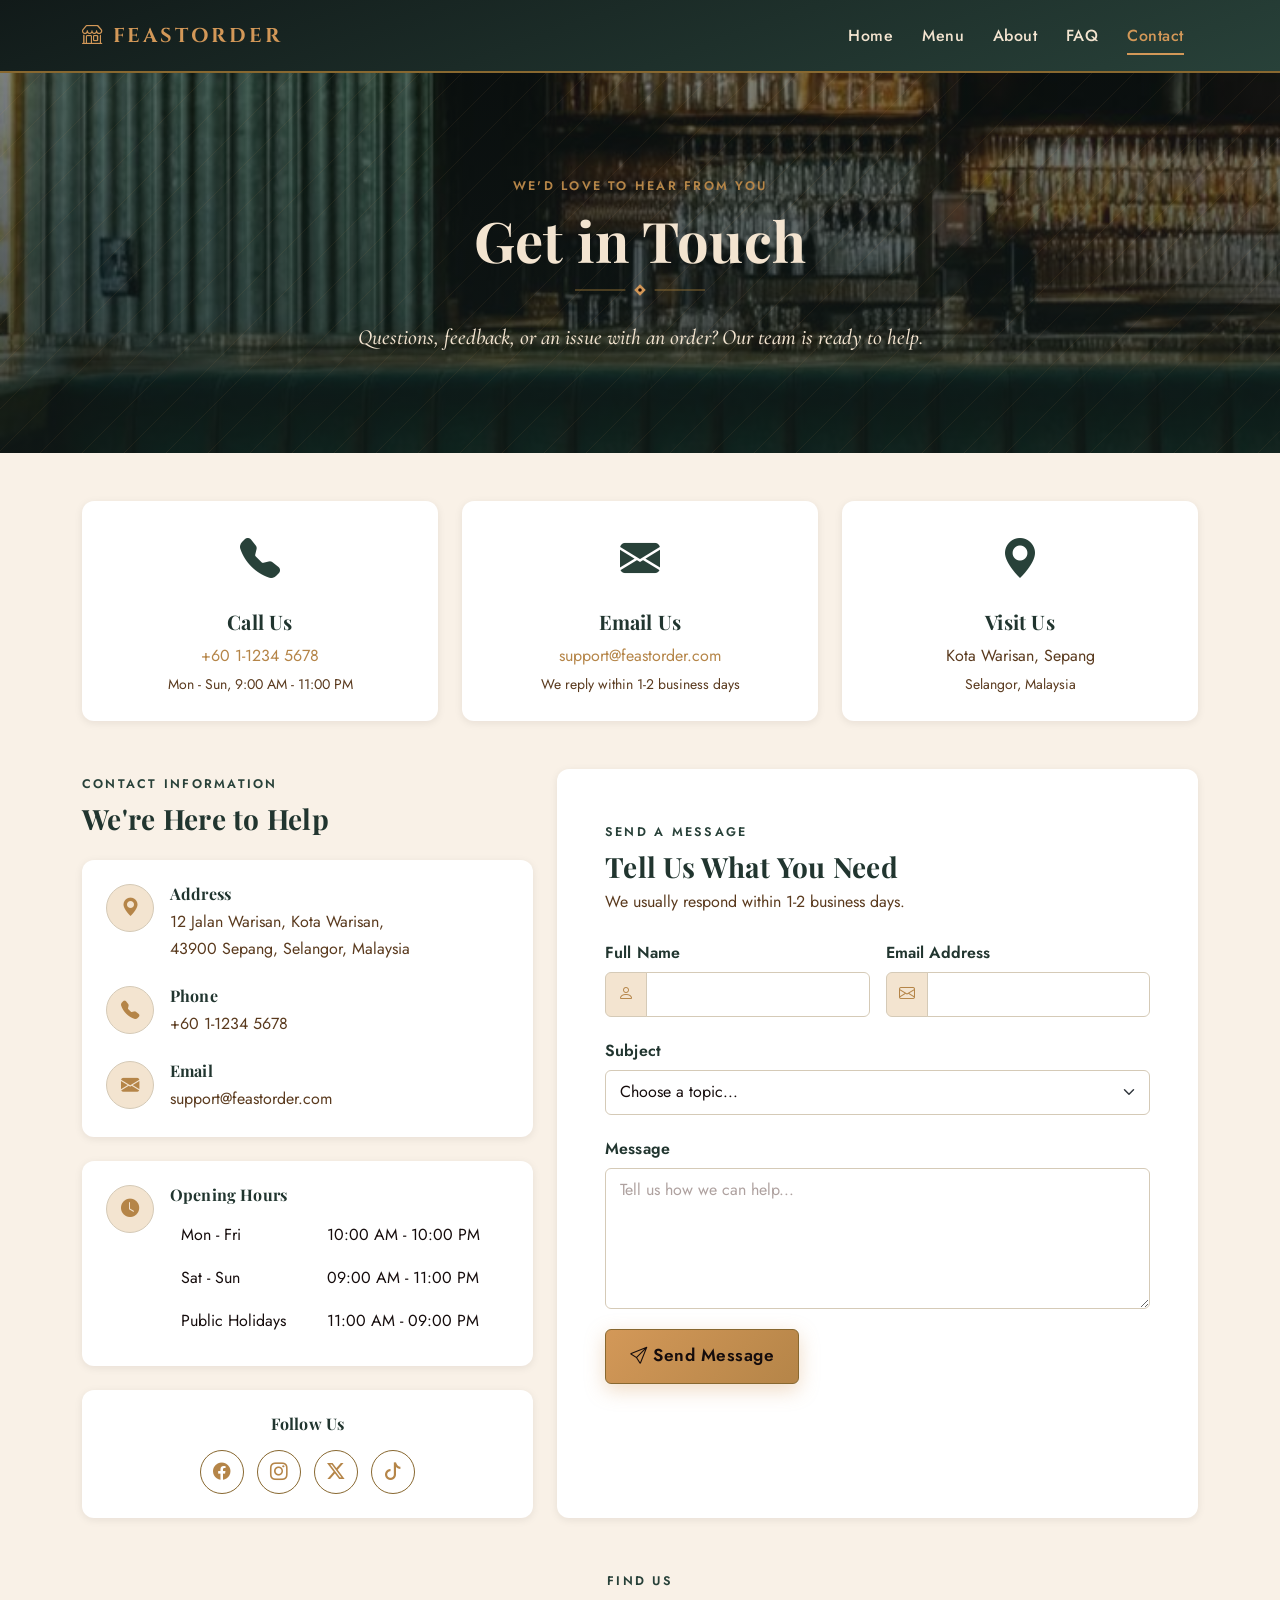
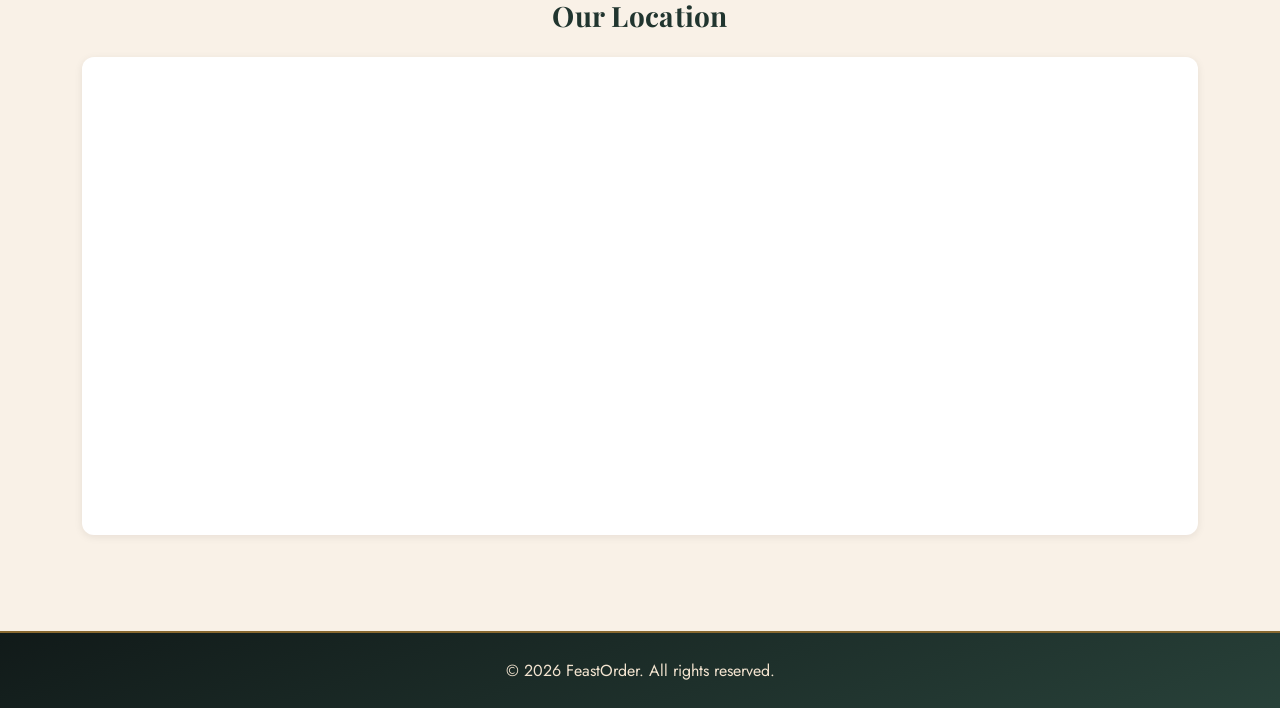
<file: FeastOrder/src/main/webapp/contact.html>
<!DOCTYPE html>
<html lang="en">
<head>
    <meta charset="UTF-8">
    <meta name="viewport" content="width=device-width, initial-scale=1">
    <title>FeastOrder - Contact</title>

    <link rel="stylesheet" href="https://cdn.jsdelivr.net/npm/bootstrap@5.3.3/dist/css/bootstrap.min.css">
    <link rel="stylesheet" href="https://cdn.jsdelivr.net/npm/bootstrap-icons@1.11.0/font/bootstrap-icons.css">
    <link rel="stylesheet" href="css/style.css">

    <style>
        /* Contact-page-specific polish, built from the palette already defined in css/style.css */
        .contact-icon-circle {
            display: inline-flex;
            align-items: center;
            justify-content: center;
            flex-shrink: 0;
            width: 48px;
            height: 48px;
            border-radius: 50%;
            background: var(--color-bg-surface-alt);
            border: 1.5px solid var(--color-border);
            color: var(--c-gold-dark);
            font-size: 1.15rem;
            transition: var(--transition);
        }
        .card:hover .contact-icon-circle {
            background: var(--c-gold);
            border-color: var(--c-gold);
            color: #fff;
        }
        .contact-divider {
            width: 130px;
            height: 18px;
            margin: 0.35rem auto 1.25rem;
            background-image: var(--ornament-divider);
            background-repeat: no-repeat;
            background-position: center;
            background-size: contain;
        }
        .contact-eyebrow {
            display: inline-block;
            font-family: var(--font-body);
            letter-spacing: 0.18em;
            text-transform: uppercase;
            font-size: 0.78rem;
            font-weight: 600;
            color: var(--color-accent-dark);
        }
        .contact-social .btn-outline-primary {
            width: 44px;
            height: 44px;
            padding: 0;
            display: inline-flex;
            align-items: center;
            justify-content: center;
            line-height: 1;
            font-size: 1.1rem;
        }
    </style>
</head>
<body class="bg-light">

    <header>
        <nav class="navbar navbar-expand-md navbar-dark bg-dark">
            <div class="container">
                <a href="index.html" class="navbar-brand fw-bold">
                    <i class="bi bi-shop"></i> FeastOrder
                </a>
                <button class="navbar-toggler" type="button" data-bs-toggle="collapse" data-bs-target="#navMenu">
                    <span class="navbar-toggler-icon"></span>
                </button>
                <div class="collapse navbar-collapse" id="navMenu">
                    <ul class="navbar-nav ms-auto">
                        <li class="nav-item"><a class="nav-link" href="index.html">Home</a></li>
                        <li class="nav-item"><a class="nav-link" href="menu">Menu</a></li>
                        <li class="nav-item"><a class="nav-link" href="about.html">About</a></li>
                        <li class="nav-item"><a class="nav-link" href="faq.html">FAQ</a></li>
                        <li class="nav-item"><a class="nav-link active" href="contact.html">Contact</a></li>
                    </ul>
                </div>
            </div>
        </nav>
    </header>

    <!-- Hero -->
    <section class="text-white text-center d-flex align-items-center"
              style="background: linear-gradient(rgba(17,26,25,0.55), rgba(17,26,25,0.82)),
                     url('image/FO_contactUs.jpg') center/cover no-repeat;
                     min-height: 380px;">
        <div class="container">
            <span class="contact-eyebrow">We'd Love to Hear From You</span>
            <h1 class="display-4 fw-bold mt-2">Get in Touch</h1>
            <div class="contact-divider"></div>
            <p class="lead mb-0">Questions, feedback, or an issue with an order? Our team is ready to help.</p>
        </div>
    </section>

    <main class="container py-5">

        <!-- Quick contact strip -->
        <div class="row g-4 mb-5 text-center">
            <div class="col-12 col-md-4">
                <div class="card h-100 border-0 shadow-sm p-4">
                    <i class="bi bi-telephone-fill fs-1 text-primary mb-3"></i>
                    <h5>Call Us</h5>
                    <p class="text-muted mb-1">
                        <a href="tel:+60112345678" class="text-decoration-none">+60 1-1234 5678</a>
                    </p>
                    <p class="text-muted small mb-0">Mon - Sun, 9:00 AM - 11:00 PM</p>
                </div>
            </div>
            <div class="col-12 col-md-4">
                <div class="card h-100 border-0 shadow-sm p-4">
                    <i class="bi bi-envelope-fill fs-1 text-primary mb-3"></i>
                    <h5>Email Us</h5>
                    <p class="text-muted mb-1">
                        <a href="mailto:support@feastorder.com" class="text-decoration-none">support@feastorder.com</a>
                    </p>
                    <p class="text-muted small mb-0">We reply within 1-2 business days</p>
                </div>
            </div>
            <div class="col-12 col-md-4">
                <div class="card h-100 border-0 shadow-sm p-4">
                    <i class="bi bi-geo-alt-fill fs-1 text-primary mb-3"></i>
                    <h5>Visit Us</h5>
                    <p class="text-muted mb-1">Kota Warisan, Sepang</p>
                    <p class="text-muted small mb-0">Selangor, Malaysia</p>
                </div>
            </div>
        </div>

        <div class="row g-4">

            <!-- Contact Information Column -->
            <div class="col-12 col-lg-5">

                <h6 class="contact-eyebrow text-primary">Contact Information</h6>
                <h3 class="fw-bold mb-4">We're Here to Help</h3>

                <div class="card border-0 shadow-sm mb-4">
                    <div class="card-body p-4">

                        <div class="d-flex align-items-start mb-4">
                            <span class="contact-icon-circle me-3"><i class="bi bi-geo-alt-fill"></i></span>
                            <div>
                                <h6 class="mb-1">Address</h6>
                                <p class="text-muted mb-0">
                                    12 Jalan Warisan, Kota Warisan, <br>
                                    43900 Sepang, Selangor, Malaysia
                                </p>
                            </div>
                        </div>

                        <div class="d-flex align-items-start mb-4">
                            <span class="contact-icon-circle me-3"><i class="bi bi-telephone-fill"></i></span>
                            <div>
                                <h6 class="mb-1">Phone</h6>
                                <p class="text-muted mb-0">
                                    <a href="tel:+60112345678" class="text-decoration-none text-muted">+60 1-1234 5678</a>
                                </p>
                            </div>
                        </div>

                        <div class="d-flex align-items-start">
                            <span class="contact-icon-circle me-3"><i class="bi bi-envelope-fill"></i></span>
                            <div>
                                <h6 class="mb-1">Email</h6>
                                <p class="text-muted mb-0">
                                    <a href="mailto:support@feastorder.com" class="text-decoration-none text-muted">support@feastorder.com</a>
                                </p>
                            </div>
                        </div>

                    </div>
                </div>

                <div class="card border-0 shadow-sm mb-4">
                    <div class="card-body p-4">
                        <div class="d-flex align-items-start">
                            <span class="contact-icon-circle me-3"><i class="bi bi-clock-fill"></i></span>
                            <div class="flex-grow-1">
                                <h6 class="mb-2">Opening Hours</h6>
                                <table class="table table-sm table-borderless text-muted mb-0">
                                    <tbody>
                                        <tr><td class="pe-3">Mon - Fri</td><td>10:00 AM - 10:00 PM</td></tr>
                                        <tr><td class="pe-3">Sat - Sun</td><td>09:00 AM - 11:00 PM</td></tr>
                                        <tr><td class="pe-3">Public Holidays</td><td>11:00 AM - 09:00 PM</td></tr>
                                    </tbody>
                                </table>
                            </div>
                        </div>
                    </div>
                </div>

                <div class="card border-0 shadow-sm">
                    <div class="card-body p-4 text-center contact-social">
                        <h6 class="mb-3">Follow Us</h6>
                        <a href="#" class="btn btn-outline-primary btn-sm rounded-circle mx-1" aria-label="Facebook"><i class="bi bi-facebook"></i></a>
                        <a href="#" class="btn btn-outline-primary btn-sm rounded-circle mx-1" aria-label="Instagram"><i class="bi bi-instagram"></i></a>
                        <a href="#" class="btn btn-outline-primary btn-sm rounded-circle mx-1" aria-label="Twitter/X"><i class="bi bi-twitter-x"></i></a>
                        <a href="#" class="btn btn-outline-primary btn-sm rounded-circle mx-1" aria-label="TikTok"><i class="bi bi-tiktok"></i></a>
                    </div>
                </div>

            </div>

            <!-- Contact Form Column -->
            <div class="col-12 col-lg-7">
                <div class="card border-0 shadow-sm h-100">
                    <div class="card-body p-4 p-lg-5">
                        <h6 class="contact-eyebrow text-primary">Send a Message</h6>
                        <h3 class="fw-bold mb-1">Tell Us What You Need</h3>
                        <p class="text-muted mb-4">We usually respond within 1-2 business days.</p>

                        <!-- Success alert, hidden by default. It is shown by JS after client-side validation passes -->
                        <div class="alert alert-success d-none" id="contactSuccessAlert" role="alert">
                            <i class="bi bi-check-circle-fill"></i>
                            Thanks for reaching out! Your message has been noted and our team will get back to you soon.
                        </div>

                        <form id="contactForm" novalidate>
                            <div class="row g-3">

                                <div class="col-12 col-md-6">
                                    <label for="contactName" class="form-label">Full Name</label>
                                    <div class="input-group">
                                        <span class="input-group-text">
                                            <i class="bi bi-person"></i>
                                        </span>
                                        <input type="text" class="form-control" id="contactName" name="contactName" required minlength="3">
                                    </div>
                                    <div class="text-danger small mt-1" id="contactName-err"></div>
                                </div>

                                <div class="col-12 col-md-6">
                                    <label for="contactEmail" class="form-label">Email Address</label>
                                    <div class="input-group">
                                        <span class="input-group-text">
                                            <i class="bi bi-envelope"></i>
                                        </span>
                                        <input type="email" class="form-control" id="contactEmail" name="contactEmail" required>
                                    </div>
                                    <div class="text-danger small mt-1" id="contactEmail-err"></div>
                                </div>

                                <div class="col-12">
                                    <label for="contactSubject" class="form-label">Subject</label>
                                    <select class="form-select" id="contactSubject" name="contactSubject" required>
                                        <option value="" selected disabled>Choose a topic...</option>
                                        <option value="Order Issue">Order Issue</option>
                                        <option value="Feedback">Feedback</option>
                                        <option value="Refund Request">Refund Request</option>
                                        <option value="Partnership Inquiry">Partnership Inquiry</option>
                                        <option value="Other">Other</option>
                                    </select>
                                    <div class="text-danger small mt-1" id="contactSubject-err"></div>
                                </div>

                                <div class="col-12">
                                    <label for="contactMessage" class="form-label">Message</label>
                                    <textarea  class="form-control" id="contactMessage" name="contactMessage" rows="5"
                                                required minlength="10" placeholder="Tell us how we can help..."></textarea>
                                    <div class="text-danger small mt-1" id="contactMessage-err"></div>
                                </div>

                                <div class="col-12">
                                    <button type="submit" class="btn btn-primary btn-lg px-4">
                                        <i class="bi bi-send"></i> Send Message
                                    </button>
                                </div>
                            </div>
                        </form>
                    </div>
                </div>
            </div>

        </div>

        <!-- Map -->
        <div class="row mt-5">
            <div class="col-12">
                <div class="text-center mb-4">
                    <h6 class="contact-eyebrow text-primary">Find Us</h6>
                    <h3 class="fw-bold">Our Location</h3>
                </div>
                <div class="card border-0 shadow-sm">
                    <div class="ratio ratio-21x9">
                        <iframe
                            src="https://www.google.com/maps?q=Kota%20Warisan%2C%20Selangor%2C%20Malaysia&output=embed"
                            style="border:0;"
                            allowfullscreen=""
                            loading="lazy"
                            referrerpolicy="no-referrer-when-downgrade"
                            title="FeastOrder location map">
                        </iframe>
                    </div>
                </div>
            </div>
        </div>

    </main>

    <footer class="bg-dark text-white text-center py-4 mt-5">
        <div class="container">
            <p class="mb-0">&copy; 2026 FeastOrder. All rights reserved.</p>
        </div>
    </footer>

    <script src="https://cdn.jsdelivr.net/npm/bootstrap@5.3.3/dist/js/bootstrap.bundle.min.js"></script>
    <script src="js/main.js"></script>

</body>
</html>
</file>
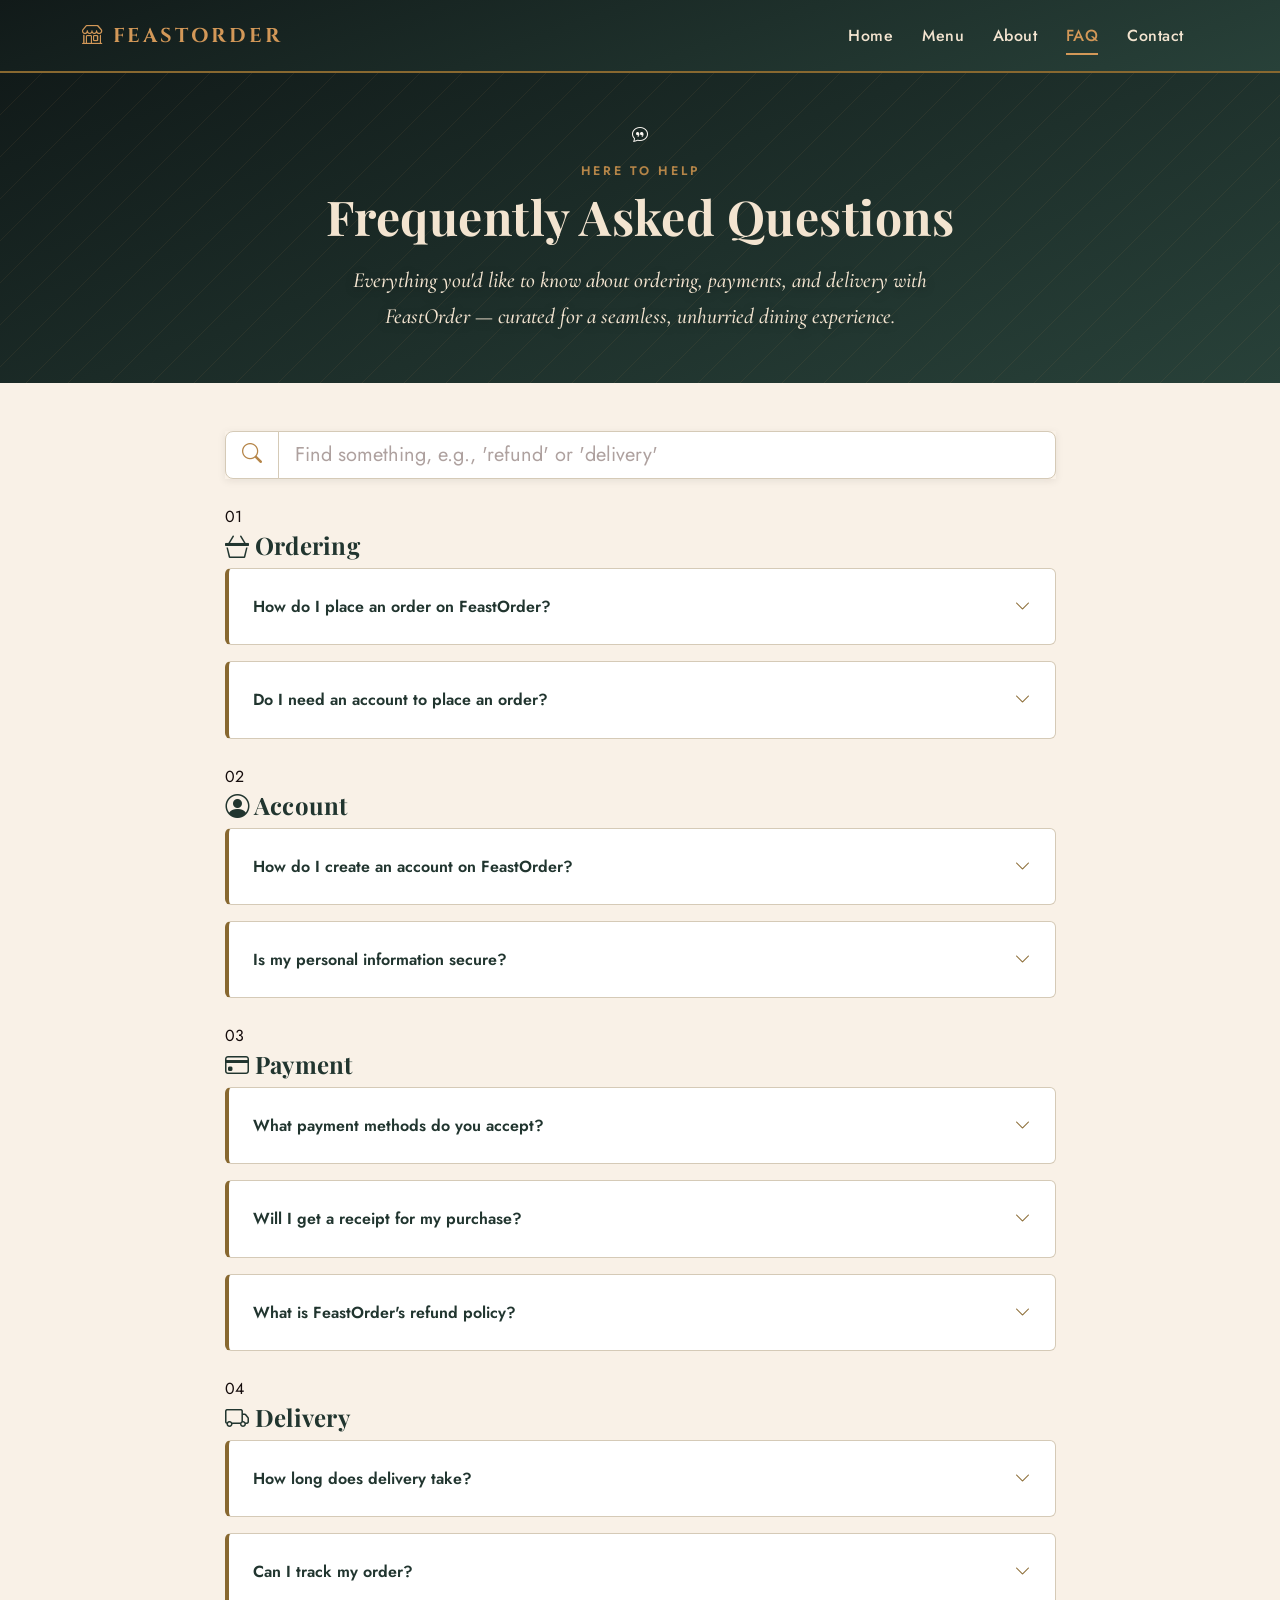
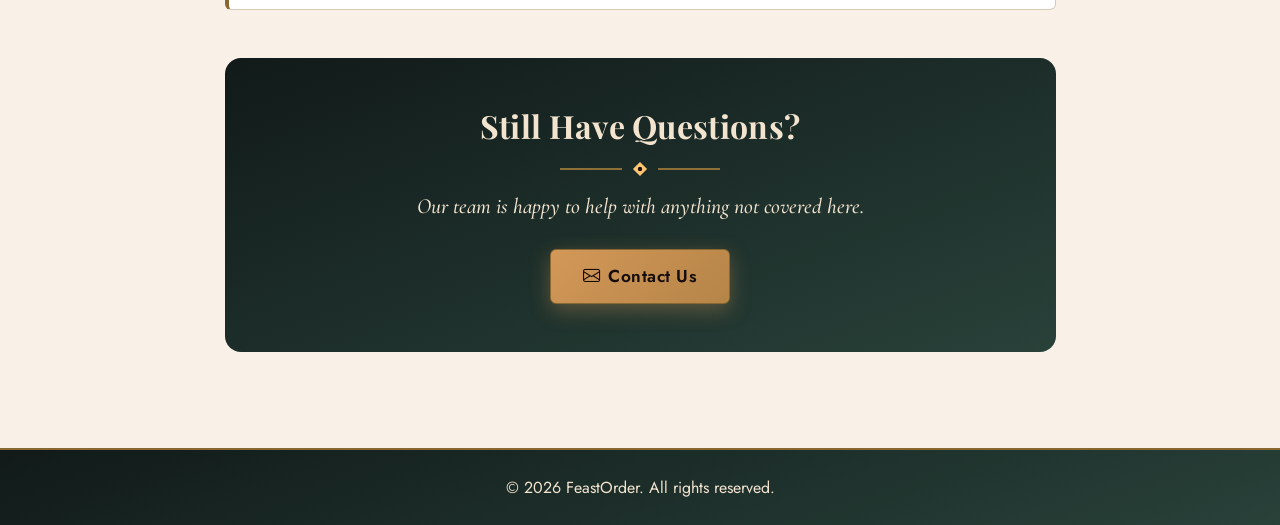
<file: FeastOrder/src/main/webapp/faq.html>
<!DOCTYPE html>
<html lang="en">
<head>
    <meta charset="UTF-8">
    <meta name="viewport" content="width=device-width, initial-scale=1">
    <title>FeastOrder - FAQ</title>

    <link rel="stylesheet" href="https://cdn.jsdelivr.net/npm/bootstrap@5.3.3/dist/css/bootstrap.min.css">
    <link rel="stylesheet" href="https://cdn.jsdelivr.net/npm/bootstrap-icons@1.11.0/font/bootstrap-icons.css">
    <link rel="stylesheet" href="css/style.css">
</head>
<body class="bg-light">

    <header>
        <nav class="navbar navbar-expand-md navbar-dark bg-dark">
            <div class="container">
                <a href="index.html" class="navbar-brand fw-bold">
                    <i class="bi bi-shop"></i> FeastOrder
                </a>
                <button class="navbar-toggler" type="button" data-bs-toggle="collapse" data-bs-target="#navMenu">
                    <span class="navbar-toggler-icon"></span>
                </button>
                <div class="collapse navbar-collapse" id="navMenu">
                    <ul class="navbar-nav ms-auto">
                        <li class="nav-item"><a class="nav-link" href="index.html">Home</a></li>
                        <li class="nav-item"><a class="nav-link" href="menu">Menu</a></li>
                        <li class="nav-item"><a class="nav-link" href="about.html">About</a></li>
                        <li class="nav-item"><a class="nav-link active" href="faq.html">FAQ</a></li>
                        <li class="nav-item"><a class="nav-link" href="contact.html">Contact</a></li>
                    </ul>
                </div>
            </div>
        </nav>
    </header>

    <section class="bg-dark text-white text-center py-5">
        <div class="container">
            <div class="faq-hero-icon mb-3">
                <i class="bi bi-chat-quote"></i>
            </div>
            <h6 class="text-uppercase mb-2">Here to Help</h6>
            <h1 class="fw-bold display-5 mb-3">Frequently Asked Questions</h1>
            <p class="lead mb-0 mx-auto" style="max-width: 620px;">
                Everything you'd like to know about ordering, payments, and delivery with
                FeastOrder — curated for a seamless, unhurried dining experience.
            </p>
        </div>
    </section>

    <main class="container py-5">
        <div class="row justify-content-center">
            <div class="col-12 col-lg-9">

                <div class="mb-4 faq-search">
                    <label for="faqSearch" class="form-label visually-hidden">Search FAQs</label>
                    <div class="input-group input-group-lg shadow-sm">
                        <span class="input-group-text bg-white"><i class="bi bi-search"></i></span>
                        <input type="text" id="faqSearch" class="form-control" placeholder="Find something, e.g., 'refund' or 'delivery'">
                    </div>
                </div>

                <p id="faqNoResults" class="text-center text-muted d-none py-4">
                    No results found. Try a different search term, or
                    <a href="contact.html">reach out to us directly</a>.
                </p>

                <!-- ORDERING -->
                <div class="faq-category-header">
                    <span class="faq-category-number">01</span>
                    <h4><i class="bi bi-basket3"></i> Ordering</h4>
                </div>
                <div class="faq-group mb-4">

                    <div class="faq-item border rounded mb-3 bg-white">
                        <button type="button" class="faq-question d-flex justify-content-between align-items-center p-4 w-100 border-0 bg-transparent text-start">
                            <span class="fw-semibold">How do I place an order on FeastOrder?</span>
                            <i class="bi bi-chevron-down toggle-icon"></i>
                        </button>
                        <div class="faq-answer px-4">
                            <div class="pb-4 text-muted">
                                Browse the <a href="menu">menu page</a>, choose a category (appetizers, main course,
                                or desserts), and click on any item to see its ingredients, nutritional
                                information, and price. Select your quantity and any add-ons — like extra cheese
                                or a drink — then add it to your cart. When you're ready, go to your cart to review
                                your order and proceed to checkout.
                            </div>
                        </div>
                    </div>

                    <div class="faq-item border rounded mb-3 bg-white">
                        <button type="button" class="faq-question d-flex justify-content-between align-items-center p-4 w-100 border-0 bg-transparent text-start">
                            <span class="fw-semibold">Do I need an account to place an order?</span>
                            <i class="bi bi-chevron-down toggle-icon"></i>
                        </button>
                        <div class="faq-answer px-4">
                            <div class="pb-4 text-muted">
                                Yes. Browsing the menu is open to everyone, but you'll need to
                                <a href="register.jsp">create a free account</a> before checking out, so we can
                                keep track of your order history and send you confirmation details.
                            </div>
                        </div>
                    </div>

                </div>

                <!-- ACCOUNT -->
                <div class="faq-category-header">
                    <span class="faq-category-number">02</span>
                    <h4><i class="bi bi-person-circle"></i> Account</h4>
                </div>
                <div class="faq-group mb-4">

                    <div class="faq-item border rounded mb-3 bg-white">
                        <button type="button" class="faq-question d-flex justify-content-between align-items-center p-4 w-100 border-0 bg-transparent text-start">
                            <span class="fw-semibold">How do I create an account on FeastOrder?</span>
                            <i class="bi bi-chevron-down toggle-icon"></i>
                        </button>
                        <div class="faq-answer px-4">
                            <div class="pb-4 text-muted">
                                Click <a href="register.jsp">Register</a> and fill in your username, full name,
                                email address, phone number, and a password (minimum 8 characters). Once you
                                submit the form, you'll be redirected to the login page to sign in with your new account.
                            </div>
                        </div>
                    </div>

                    <div class="faq-item border rounded mb-3 bg-white">
                        <button type="button" class="faq-question d-flex justify-content-between align-items-center p-4 w-100 border-0 bg-transparent text-start">
                            <span class="fw-semibold">Is my personal information secure?</span>
                            <i class="bi bi-chevron-down toggle-icon"></i>
                        </button>
                        <div class="faq-answer px-4">
                            <div class="pb-4 text-muted">
                                Yes. Passwords are never stored in plain text, and your account details are only
                                used to process your orders and improve your experience on FeastOrder. We do not
                                share your personal information with third parties without your consent.
                            </div>
                        </div>
                    </div>

                </div>

                <!-- PAYMENT -->
                <div class="faq-category-header">
                    <span class="faq-category-number">03</span>
                    <h4><i class="bi bi-credit-card"></i> Payment</h4>
                </div>
                <div class="faq-group mb-4">

                    <div class="faq-item border rounded mb-3 bg-white">
                        <button type="button" class="faq-question d-flex justify-content-between align-items-center p-4 w-100 border-0 bg-transparent text-start">
                            <span class="fw-semibold">What payment methods do you accept?</span>
                            <i class="bi bi-chevron-down toggle-icon"></i>
                        </button>
                        <div class="faq-answer px-4">
                            <div class="pb-4 text-muted">
                                FeastOrder currently supports major credit and debit cards (Visa, MasterCard) and
                                cash on delivery. You can choose your preferred method during checkout, before
                                confirming your order.
                            </div>
                        </div>
                    </div>

                    <div class="faq-item border rounded mb-3 bg-white">
                        <button type="button" class="faq-question d-flex justify-content-between align-items-center p-4 w-100 border-0 bg-transparent text-start">
                            <span class="fw-semibold">Will I get a receipt for my purchase?</span>
                            <i class="bi bi-chevron-down toggle-icon"></i>
                        </button>
                        <div class="faq-answer px-4">
                            <div class="pb-4 text-muted">
                                Yes. After checkout, you'll see an order confirmation page summarizing your items,
                                add-ons, total price, and order time. This is also saved to your account's order history.
                            </div>
                        </div>
                    </div>

                    <div class="faq-item border rounded mb-3 bg-white">
                        <button type="button" class="faq-question d-flex justify-content-between align-items-center p-4 w-100 border-0 bg-transparent text-start">
                            <span class="fw-semibold">What is FeastOrder's refund policy?</span>
                            <i class="bi bi-chevron-down toggle-icon"></i>
                        </button>
                        <div class="faq-answer px-4">
                            <div class="pb-4 text-muted">
                                If an item is missing, incorrect, or below quality expectations, contact us within
                                24 hours via the <a href="contact.html">Contact page</a> with your order details,
                                and our team will review it for a refund or replacement.
                            </div>
                        </div>
                    </div>

                </div>

                <!-- DELIVERY -->
                <div class="faq-category-header">
                    <span class="faq-category-number">04</span>
                    <h4><i class="bi bi-truck"></i> Delivery</h4>
                </div>
                <div class="faq-group mb-4">

                    <div class="faq-item border rounded mb-3 bg-white">
                        <button type="button" class="faq-question d-flex justify-content-between align-items-center p-4 w-100 border-0 bg-transparent text-start">
                            <span class="fw-semibold">How long does delivery take?</span>
                            <i class="bi bi-chevron-down toggle-icon"></i>
                        </button>
                        <div class="faq-answer px-4">
                            <div class="pb-4 text-muted">
                                Typical delivery time is 30–45 minutes from order confirmation, depending on your
                                location and order volume at the time.
                            </div>
                        </div>
                    </div>

                    <div class="faq-item border rounded mb-3 bg-white">
                        <button type="button" class="faq-question d-flex justify-content-between align-items-center p-4 w-100 border-0 bg-transparent text-start">
                            <span class="fw-semibold">Can I track my order?</span>
                            <i class="bi bi-chevron-down toggle-icon"></i>
                        </button>
                        <div class="faq-answer px-4">
                            <div class="pb-4 text-muted">
                                Order status updates (received, preparing, out for delivery, delivered) are shown
                                on your order confirmation and order history pages after logging in.
                            </div>
                        </div>
                    </div>

                </div>

                <!-- Closing CTA — reuses the same dark gold-accented band as the homepage -->
                <div class="bg-primary text-white text-center py-5 px-4 rounded-4 mt-5">
                    <h2 class="fw-bold mb-2">Still Have Questions?</h2>
                    <p class="lead mb-4">Our team is happy to help with anything not covered here.</p>
                    <a href="contact.html" class="btn btn-primary btn-lg">
                        <i class="bi bi-envelope me-2"></i>Contact Us
                    </a>
                </div>

            </div>
        </div>
    </main>

    <footer class="bg-dark text-white text-center py-4 mt-5">
        <div class="container">
            <p class="mb-0">&copy; 2026 FeastOrder. All rights reserved.</p>
        </div>
    </footer>

    <script src="https://cdn.jsdelivr.net/npm/bootstrap@5.3.3/dist/js/bootstrap.bundle.min.js"></script>
    <script src="js/main.js"></script>
</body>
</html>
</file>
<file: FeastOrder/src/main/webapp/css/style.css>
/*
    FeastOrder — Signature Stylesheet
    ------------------------------------------------------------
    A refined, jewel-toned palette built for an upscale dining
    experience. Reskins Bootstrap 5.3 (navbar, buttons, cards,
    badges, forms, alerts, tables, modals) and the hand-rolled
    components on login.jsp / register.jsp / faq.html.

    Palette:
      #284139  Deep Forest   -- primary brand / dark surfaces
      #809976  Sage          -- soft accents, success tones
      #F8D794  Orchid Jewel  -- rare premium accent (used sparingly)
      #886830  Antique Bronze-- metallic borders, secondary accent
      #111A19  Ink           -- deepest backgrounds, navbar/footer
      #EACEAA  Champagne     -- warm light surfaces, card backgrounds
      #85431E  Rust          -- warm secondary accent, hover states
      #D39858  Gilded Gold   -- primary accent, buttons, highlights
      #34150F  Espresso      -- body text on light surfaces
      #150C0C  Near Black    -- darkest text / deepest backgrounds

    Fonts:
      Cinzel            -- brand wordmark (Roman luxury capitals)
      Playfair Display  -- headings
      Cormorant Garamond-- italic taglines / lead copy
      Jost              -- body copy, UI text
    ------------------------------------------------------------
*/

/* ==== 1. Fonts ==== */
@import url('https://fonts.googleapis.com/css2?family=Cinzel:wght@500;600;700&family=Playfair+Display:ital,wght@0,500;0,600;0,700;0,800;1,500;1,600&family=Cormorant+Garamond:ital,wght@0,400;0,500;0,600;1,400;1,500&family=Jost:wght@300;400;500;600;700&display=swap');

/* ==== 2. Custom Properties ==== */
:root {
    /* --- Core palette (exact hexes) --- */
    --c-forest:     #284139;
    --c-sage:       #809976;
    --c-jewel:      #F8D794;
    --c-bronze:     #886830;
    --c-ink:        #111A19;
    --c-champagne:  #EACEAA;
    --c-rust:       #85431E;
    --c-gold:       #D39858;
    --c-espresso:   #34150F;
    --c-black:      #150C0C;

    /* --- Derived tints/shades (built only from the palette above) --- */
    --c-ivory:          color-mix(in srgb, var(--c-champagne) 28%, #ffffff 72%);
    --c-champagne-soft: color-mix(in srgb, var(--c-champagne) 55%, #ffffff 45%);
    --c-forest-dark:    color-mix(in srgb, var(--c-forest) 70%, var(--c-ink) 30%);
    --c-forest-light:   color-mix(in srgb, var(--c-forest) 55%, var(--c-sage) 45%);
    --c-gold-light:     color-mix(in srgb, var(--c-gold) 65%, var(--c-champagne) 35%);
    --c-gold-dark:      color-mix(in srgb, var(--c-gold) 60%, var(--c-bronze) 40%);
    --c-wine:           color-mix(in srgb, var(--c-jewel) 38%, var(--c-espresso) 62%);
    --c-wine-light:     color-mix(in srgb, var(--c-jewel) 20%, var(--c-champagne) 80%);
    --c-sage-dark:      color-mix(in srgb, var(--c-sage) 55%, var(--c-forest) 45%);
    --c-muted-text:     color-mix(in srgb, var(--c-espresso) 55%, var(--c-bronze) 45%);

    /* --- Semantic roles --- */
    --color-bg-page:        var(--c-ivory);
    --color-bg-surface:     #ffffff;
    --color-bg-surface-alt: var(--c-champagne-soft);
    --color-bg-dark:        var(--c-ink);
    --color-bg-dark-grad:   linear-gradient(160deg, var(--c-ink) 0%, var(--c-forest) 100%);

    --color-text-body:   var(--c-black);
    --color-text-muted:  var(--c-muted-text);
    --color-text-invert: var(--c-champagne-soft);
    --color-heading:     var(--c-forest-dark);

    --color-primary:       var(--c-forest);
    --color-primary-dark:  var(--c-forest-dark);
    --color-accent:        var(--c-gold);
    --color-accent-dark:   var(--c-gold-dark);
    --color-accent-rust:   var(--c-rust);
    --color-accent-sage:   var(--c-sage-dark);
    --color-accent-jewel:  var(--c-jewel);
    --color-danger:        var(--c-wine);
    --color-danger-bg:     var(--c-wine-light);
    --color-border:        color-mix(in srgb, var(--c-bronze) 35%, #ffffff 65%);
    --color-border-strong: var(--c-bronze);

    /* --- Typography --- */
    --font-brand:  'Cinzel', 'Playfair Display', serif;
    --font-heading:'Playfair Display', 'Georgia', serif;
    --font-lead:   'Cormorant Garamond', 'Playfair Display', serif;
    --font-body:   'Jost', 'Segoe UI', Arial, sans-serif;

    /* --- Effects --- */
    --radius-sm: 6px;
    --radius-md: 12px;
    --radius-lg: 20px;
    --shadow-sm: 0 2px 8px rgba(21, 12, 12, 0.08);
    --shadow-md: 0 8px 24px rgba(17, 26, 25, 0.14);
    --shadow-lg: 0 18px 45px rgba(17, 26, 25, 0.22);
    --shadow-gold: 0 6px 20px rgba(211, 152, 88, 0.35);
    --transition: 220ms cubic-bezier(.4,0,.2,1);

    /* --- Embedded decorative art (no external image files needed) --- */
    --pattern-diagonal: url("data:image/svg+xml,%3Csvg xmlns='http://www.w3.org/2000/svg' width='42' height='42'%3E%3Cpath d='M0 42L42 0' stroke='%23D39858' stroke-width='1' stroke-opacity='0.14'/%3E%3C/svg%3E");
    --pattern-dark-diagonal: url("data:image/svg+xml,%3Csvg xmlns='http://www.w3.org/2000/svg' width='42' height='42'%3E%3Cpath d='M0 42L42 0' stroke='%23D39858' stroke-width='1' stroke-opacity='0.08'/%3E%3C/svg%3E");
    --ornament-divider: url("data:image/svg+xml,%3Csvg xmlns='http://www.w3.org/2000/svg' width='160' height='22' viewBox='0 0 160 22'%3E%3Cline x1='0' y1='11' x2='62' y2='11' stroke='%23886830' stroke-width='1.4'/%3E%3Crect x='75' y='6' width='10' height='10' transform='rotate(45 80 11)' fill='%23D39858'/%3E%3Ccircle cx='80' cy='11' r='2.2' fill='%23150C0C'/%3E%3Cline x1='98' y1='11' x2='160' y2='11' stroke='%23886830' stroke-width='1.4'/%3E%3C/svg%3E");
    --ornament-corner: url("data:image/svg+xml,%3Csvg xmlns='http://www.w3.org/2000/svg' width='72' height='72' viewBox='0 0 72 72' fill='none'%3E%3Cpath d='M3 3C3 32 33 3 3 3Z' stroke='%23D39858' stroke-width='1.6' opacity='0.55'/%3E%3Cpath d='M3 3C3 42 47 47 3 70' stroke='%23886830' stroke-width='1' opacity='0.4'/%3E%3Ccircle cx='3' cy='3' r='2.5' fill='%23D39858' opacity='0.7'/%3E%3C/svg%3E");
    --ornament-leaf: url("data:image/svg+xml,%3Csvg xmlns='http://www.w3.org/2000/svg' width='34' height='34' viewBox='0 0 34 34'%3E%3Cpath d='M17 2C24 10 24 24 17 32C10 24 10 10 17 2Z' fill='none' stroke='%23D39858' stroke-width='1.2' opacity='0.55'/%3E%3Cline x1='17' y1='4' x2='17' y2='30' stroke='%23886830' stroke-width='0.8' opacity='0.5'/%3E%3C/svg%3E");
}

/* ==== 3. Base Reset ==== */
* {
    box-sizing: border-box;
    margin: 0;
    padding: 0;
}

html {
    scroll-behavior: smooth;
}

body {
    font-family: var(--font-body);
    font-weight: 400;
    font-size: 16px;
    line-height: 1.7;
    color: var(--color-text-body);
    background-color: var(--color-bg-page);
    -webkit-font-smoothing: antialiased;
}

/* When a page only loads style.css (no Bootstrap), keep bg-light/bg-white sane */
body.bg-light { background-color: var(--color-bg-page) !important; }
body.bg-white { background-color: var(--color-bg-surface) !important; }

h1, h2, h3, h4, h5, h6 {
    font-family: var(--font-heading);
    color: var(--color-heading);
    font-weight: 700;
    letter-spacing: 0.01em;
    line-height: 1.25;
}

.display-3, .display-4 {
    font-family: var(--font-heading);
    font-weight: 800;
    letter-spacing: 0.005em;
}

p { color: var(--color-text-body); }

/* Headings inherit dark forest green by default (global rule above), but
   that wins over an ancestor's .text-white even though .text-white is
   "meant" to apply — a direct color rule on the element always beats an
   inherited one. Explicitly restore light text for headings/paragraphs
   sitting inside dark-background sections (hero, CTA band, footer, dark
   navbar, admin dark surfaces) so they stay legible. */
.text-white h1, .text-white h2, .text-white h3,
.text-white h4, .text-white h5, .text-white h6,
.text-white p, .text-white .lead,
.bg-dark h1, .bg-dark h2, .bg-dark h3,
.bg-dark h4, .bg-dark h5, .bg-dark h6,
.bg-primary h1, .bg-primary h2, .bg-primary h3,
.bg-primary h4, .bg-primary h5, .bg-primary h6, 
.item-detail-card p {
    color: var(--color-text-invert) !important;
}

.text-white .badge.bg-warning,
.bg-primary .badge.bg-warning {
    color: var(--c-black) !important;
}

.lead {
    font-family: var(--font-lead);
    font-style: italic;
    font-size: 1.35rem;
    font-weight: 500;
    color: inherit;
}

a {
    color: var(--color-accent-dark);
    text-decoration: none;
    transition: color var(--transition);
}
a:hover { color: var(--c-rust); }

main a:not(.btn):not(.nav-link):not(.navbar-brand) {
    text-decoration: underline;
    text-decoration-color: color-mix(in srgb, var(--c-gold) 50%, transparent);
    text-underline-offset: 3px;
}

hr { border-color: var(--color-border); opacity: 1; }

::selection {
    background: var(--c-gold);
    color: var(--c-black);
}

/* ==== Scrollbar ==== */
::-webkit-scrollbar { width: 11px; height: 11px; }
::-webkit-scrollbar-track { background: var(--c-champagne-soft); }
::-webkit-scrollbar-thumb {
    background: var(--c-bronze);
    border-radius: 10px;
    border: 2px solid var(--c-champagne-soft);
}
::-webkit-scrollbar-thumb:hover { background: var(--c-gold-dark); }

/* ==== 4. Decorative / Utility Helpers ==== */

/* "Eyebrow" small uppercase label above section headings, e.g. h6.text-primary.text-uppercase */
h6.text-primary.text-uppercase,
h6.text-uppercase {
    font-family: var(--font-body);
    color: var(--color-accent-dark) !important;
    font-size: 0.78rem;
    font-weight: 600;
    letter-spacing: 0.22em;
    margin-bottom: 0.35rem;
}

/* Gold flourish divider — drop under any h2 to add the ornament */
.text-center > h2.fw-bold::after,
section .text-center h2.fw-bold::after {
    content: "";
    display: block;
    width: 160px;
    height: 22px;
    margin: 0.75rem auto 0;
    background-image: var(--ornament-divider);
    background-repeat: no-repeat;
    background-position: center;
}

/* ==== 5. Buttons ==== */
/* Base — also covers login.jsp / register.jsp's bare class="btn-primary" (no Bootstrap loaded there) */
.btn,
.btn-primary,
.btn-secondary {
    font-family: var(--font-body);
    font-weight: 600;
    letter-spacing: 0.03em;
    border-radius: var(--radius-sm);
    transition: transform var(--transition), box-shadow var(--transition), background var(--transition), color var(--transition), border-color var(--transition);
    cursor: pointer;
}

.btn { border-width: 1.5px; }

.btn:hover { transform: translateY(-2px); }
.btn:active { transform: translateY(0); }

/* Primary — gilded gold, the site's main call-to-action */
.btn-primary {
    display: inline-block;
    background: linear-gradient(135deg, var(--c-gold) 0%, var(--c-gold-dark) 100%) !important;
    border-color: var(--c-bronze) !important;
    color: var(--c-black) !important;
    padding: 0.65rem 1.5rem;
    text-align: center;
    box-shadow: var(--shadow-gold);
}
.btn-primary:hover, .btn-primary:focus {
    background: linear-gradient(135deg, var(--c-gold-dark) 0%, var(--c-bronze) 100%) !important;
    color: #fff !important;
    box-shadow: var(--shadow-lg);
}
.btn-check:checked + .btn-primary,
.btn-primary:disabled, .btn-primary.disabled {
    opacity: 0.65; transform: none; box-shadow: none;
}

.btn-outline-primary {
    color: var(--c-gold-dark) !important;
    border: 1.5px solid var(--c-bronze) !important;
    background: transparent !important;
}
.btn-outline-primary:hover {
    background: var(--c-gold) !important;
    border-color: var(--c-gold) !important;
    color: var(--c-black) !important;
    box-shadow: var(--shadow-gold);
}

/* Secondary — deep forest, used for auth pages & neutral actions */
.btn-secondary {
    display: inline-block;
    background: var(--color-primary) !important;
    border-color: var(--color-primary-dark) !important;
    color: var(--color-text-invert) !important;
    padding: 0.65rem 1.5rem;
}
.btn-secondary:hover {
    background: var(--color-primary-dark) !important;
    box-shadow: var(--shadow-md);
}

.btn-outline-secondary {
    color: var(--color-primary) !important;
    border: 1.5px solid var(--color-primary) !important;
    background: transparent !important;
}
.btn-outline-secondary:hover {
    background: var(--color-primary) !important;
    color: #fff !important;
}

/* Success — sage, confirmations & "go" actions in admin */
.btn-success {
    background: var(--c-sage-dark) !important;
    border-color: var(--c-forest) !important;
    color: #fff !important;
}
.btn-success:hover { background: var(--c-forest) !important; box-shadow: var(--shadow-md); }

/* Warning — gold-toned (mirrors primary but distinguishable border) used in admin CTAs */
.btn-warning {
    background: var(--c-gold-light) !important;
    border-color: var(--c-gold-dark) !important;
    color: var(--c-black) !important;
}
.btn-warning:hover { background: var(--c-gold) !important; }

.btn-outline-warning {
    color: var(--c-gold-dark) !important;
    border-color: var(--c-gold-dark) !important;
    background: transparent !important;
}
.btn-outline-warning:hover { background: var(--c-gold-light) !important; color: var(--c-black) !important; }

/* Danger — deep wine (jewel + espresso), elegant instead of stock red */
.btn-danger, .btn-outline-danger {
    transition: all var(--transition);
}
.btn-danger {
    background: var(--color-danger) !important;
    border-color: var(--c-espresso) !important;
    color: #fff !important;
}
.btn-danger:hover { background: var(--c-black) !important; }

.btn-outline-danger {
    color: var(--color-danger) !important;
    border-color: var(--color-danger) !important;
    background: transparent !important;
}
.btn-outline-danger:hover {
    background: var(--color-danger) !important;
    color: #fff !important;
}

/* Light / Dark / Outline-light */
.btn-light {
    background: var(--c-champagne-soft) !important;
    border-color: var(--color-border) !important;
    color: var(--c-black) !important;
}
.btn-light:hover { background: #fff !important; }

.btn-outline-light {
    color: var(--c-champagne-soft) !important;
    border-color: var(--c-champagne-soft) !important;
    background: transparent !important;
}
.btn-outline-light:hover {
    background: var(--c-champagne-soft) !important;
    color: var(--c-black) !important;
}

.btn-sm { padding: 0.32rem 0.85rem; font-size: 0.84rem; }
.btn-lg { padding: 0.85rem 2rem; font-size: 1.08rem; }

/* ==== 6. Navbar ==== */

/* -- Bootstrap-driven navbar (index.html, menu.jsp, about/contact/faq, admin) -- */
.navbar.navbar-dark.bg-dark,
nav.navbar.bg-dark {
    background: var(--color-bg-dark-grad) !important;
    background-image: var(--color-bg-dark-grad), var(--pattern-dark-diagonal) !important;
    border-bottom: 2px solid var(--c-bronze);
    box-shadow: var(--shadow-md);
    padding-top: 0.85rem;
    padding-bottom: 0.85rem;
}

.navbar-dark .navbar-brand {
    font-family: var(--font-brand);
    text-transform: uppercase;
    letter-spacing: 0.14em;
    font-size: 1.25rem;
    color: var(--c-gold) !important;
}

.navbar-dark .navbar-nav .nav-link {
    font-family: var(--font-body);
    color: var(--c-champagne-soft) !important;
    font-weight: 500;
    letter-spacing: 0.03em;
    padding: 0.5rem 0.9rem;
    position: relative;
    transition: color var(--transition);
}

.navbar-dark .navbar-nav .nav-link:hover,
.navbar-dark .navbar-nav .nav-link:focus {
    color: var(--c-gold) !important;
}

.navbar-dark .navbar-nav .nav-link.active {
    color: var(--c-gold) !important;
}
.navbar-dark .navbar-nav .nav-link.active::after {
    content: "";
    position: absolute;
    left: 0.9rem; right: 0.9rem; bottom: 0.15rem;
    height: 2px;
    background: var(--c-gold);
}

.navbar-toggler {
    border-color: var(--c-bronze) !important;
}
.navbar-toggler-icon {
    filter: invert(76%) sepia(28%) saturate(560%) hue-rotate(357deg) brightness(96%) contrast(92%);
}

.navbar-dark .badge.bg-warning {
    background: var(--c-gold) !important;
    color: var(--c-black) !important;
}

/* -- Custom hand-rolled navbar (login.jsp / register.jsp, no Bootstrap) -- */
header nav.navbar:not(.navbar-expand-md):not(.navbar-expand-lg) {
    display: flex;
    align-items: center;
    justify-content: space-between;
    background: var(--color-bg-dark-grad);
    background-image: var(--color-bg-dark-grad), var(--pattern-dark-diagonal);
    padding: 1rem 2rem;
    border-bottom: 2px solid var(--c-bronze);
    box-shadow: var(--shadow-md);
}

.logo {
    font-family: var(--font-brand);
    color: var(--c-gold);
    text-transform: uppercase;
    letter-spacing: 0.16em;
    font-size: 1.35rem;
    text-decoration: none;
}
.logo:hover { color: var(--c-gold-light); }

.nav-links {
    display: flex;
    list-style: none;
    gap: 1.75rem;
}
.nav-links a {
    color: var(--c-champagne-soft);
    font-family: var(--font-body);
    font-weight: 500;
    letter-spacing: 0.03em;
    text-decoration: none;
    transition: color var(--transition);
}
.nav-links a:hover { color: var(--c-gold); }

/* Admin navbar variant */
.navbar-dark .badge.bg-warning.text-dark { color: var(--c-black) !important; }

/* ==== 7. Hero Section (index.html) ==== */
header + section {
    position: relative;
    overflow: hidden;
}
header + section::before {
    content: "";
    position: absolute;
    inset: 0;
    background-image: var(--pattern-dark-diagonal);
    pointer-events: none;
}
header + section .display-3 {
    font-family: var(--font-heading);
    text-shadow: 0 4px 24px rgba(0,0,0,0.55);
}
header + section .lead {
    font-family: var(--font-lead);
    color: var(--c-champagne-soft);
    text-shadow: 0 2px 10px rgba(0,0,0,0.4);
}

/* CTA band — .bg-primary used for "Ready to Order?" section */
.bg-primary {
    background: var(--color-bg-dark-grad) !important;
    background-image: var(--color-bg-dark-grad), var(--pattern-dark-diagonal) !important;
    position: relative;
}
.bg-primary h2::after {
    content: "";
    display: block;
    width: 160px; height: 22px;
    margin: 0.75rem auto 0;
    background-image: var(--ornament-divider);
    background-repeat: no-repeat;
    background-position: center;
    filter: brightness(1.3);
}

.bg-secondary { background: var(--color-primary) !important; }
.bg-dark {
    background: var(--color-bg-dark-grad) !important;
    background-image: var(--color-bg-dark-grad), var(--pattern-dark-diagonal) !important;
}
.bg-light { background-color: var(--color-bg-page) !important; }
.bg-white { background-color: var(--color-bg-surface) !important; }
.bg-success { background-color: var(--c-sage-dark) !important; }
.bg-warning { background-color: var(--c-gold) !important; }
.bg-danger { background-color: var(--color-danger) !important; }
.bg-info { background-color: var(--c-sage) !important; }
.bg-transparent { background-color: transparent !important; }

/* ==== 8. Badges ==== */
.badge {
    font-family: var(--font-body);
    font-weight: 600;
    letter-spacing: 0.04em;
    border-radius: 999px;
    padding: 0.42em 0.85em;
}
.badge.bg-primary { background-color: var(--color-primary) !important; }
.badge.bg-secondary { background-color: var(--c-bronze) !important; }
.badge.bg-success { background-color: var(--c-sage-dark) !important; }
.badge.bg-warning { background-color: var(--c-gold) !important; color: var(--c-black) !important; }
.badge.bg-danger { background-color: var(--color-danger) !important; }
.badge.bg-info { background-color: var(--c-sage) !important; color: var(--c-black) !important; }
.badge.bg-dark { background-color: var(--c-ink) !important; }
.badge.bg-light { background-color: var(--c-champagne-soft) !important; color: var(--c-black) !important; }

/* ==== 9. Cards ==== */
.card {
    font-family: var(--font-body);
    background-color: var(--color-bg-surface);
    border: 1px solid var(--color-border);
    border-radius: var(--radius-md);
    overflow: hidden;
    transition: transform var(--transition), box-shadow var(--transition), border-color var(--transition);
}
.card.shadow-sm, .card.border-0.shadow-sm {
    box-shadow: var(--shadow-sm) !important;
}
.card:hover {
    transform: translateY(-6px);
    box-shadow: var(--shadow-lg) !important;
    border-color: var(--c-gold);
}

.card-img-top {
    filter: saturate(1.05);
    transition: transform 420ms ease;
}
.card:hover .card-img-top { transform: scale(1.06); }

.card-body { padding: 1.25rem 1.35rem; }

.card-title, .card-header h5, .card h5.fw-bold, .card h6.fw-bold {
    font-family: var(--font-heading);
    color: var(--color-heading);
}

.card-header {
    background: var(--c-champagne-soft);
    border-bottom: 1px solid var(--color-border);
    font-family: var(--font-heading);
    font-weight: 700;
    color: var(--color-heading);
}

/* Price + rating accents inside dish cards */
.card .fw-bold.text-primary,
.card .text-primary.fs-5 {
    color: var(--c-gold-dark) !important;
    font-family: var(--font-heading);
    font-size: 1.15rem;
}
.card .text-warning { color: var(--c-gold) !important; }

/* Stat cards on admin dashboard (plain .card.text-center) */
.card.text-center.shadow-sm.border-0 {
    border-top: 4px solid var(--c-gold) !important;
    border-radius: var(--radius-md);
}
.card.text-center h3 {
    font-family: var(--font-heading);
    color: var(--color-primary-dark);
}

/* ==== 10. Forms ==== */
label, .form-label {
    font-family: var(--font-body);
    font-weight: 600;
    color: var(--color-primary-dark);
    letter-spacing: 0.01em;
    display: inline-flex;
    align-items: center;
    gap: 0.35rem;
    margin-bottom: 0.35rem;
}

input, select, textarea {
    font-family: var(--font-body);
}

.form-control, .form-select {
    border: 1.5px solid var(--color-border);
    border-radius: var(--radius-sm);
    padding: 0.6rem 0.85rem;
    background-color: var(--color-bg-surface);
    color: var(--color-text-body);
    transition: border-color var(--transition), box-shadow var(--transition);
}
.form-control:focus, .form-select:focus {
    border-color: var(--c-gold);
    box-shadow: 0 0 0 0.2rem rgba(211, 152, 88, 0.28);
}
.form-control::placeholder { color: color-mix(in srgb, var(--c-espresso) 40%, transparent); }

.form-check-input {
    border: 1.5px solid var(--c-bronze);
}
.form-check-input:checked {
    background-color: var(--c-gold);
    border-color: var(--c-gold-dark);
}
.form-check-input:focus {
    box-shadow: 0 0 0 0.2rem rgba(211, 152, 88, 0.28);
}
.form-check-label { font-weight: 400; color: var(--color-text-body); }

.input-group-text {
    background: var(--c-champagne-soft);
    border: 1.5px solid var(--color-border);
    color: var(--c-gold-dark);
}

/* -- Custom auth form styling (login.jsp / register.jsp, no Bootstrap) -- */
.form-group { margin-bottom: 1.15rem; }
.form-group label {
    font-family: var(--font-body);
    font-weight: 600;
    color: var(--color-primary-dark);
    font-size: 0.92rem;
    text-transform: uppercase;
    letter-spacing: 0.06em;
    margin-bottom: 0.4rem;
}
.form-group label i { color: var(--c-gold-dark); }

.form-group input,
.form-group select {
    width: 100%;
    padding: 0.7rem 0.9rem;
    border: 1.5px solid var(--color-border);
    border-radius: var(--radius-sm);
    background: var(--color-bg-surface);
    color: var(--color-text-body);
    font-size: 0.98rem;
    transition: border-color var(--transition), box-shadow var(--transition);
}
.form-group input:focus, .form-group select:focus {
    outline: none;
    border-color: var(--c-gold);
    box-shadow: 0 0 0 3px rgba(211, 152, 88, 0.25);
}

.field-error, .error-message, #usernameError, #passwordError {
    display: block;
    color: var(--color-danger);
    font-size: 0.82rem;
    margin-top: 0.3rem;
    font-family: var(--font-body);
}
.field-error:empty { display: none; }

.error-message {
    background: var(--c-wine-light);
    border: 1px solid var(--color-danger);
    border-radius: var(--radius-sm);
    padding: 0.75rem 1rem;
    margin-bottom: 1rem;
    font-size: 0.9rem;
}

.success-message {
    background: color-mix(in srgb, var(--c-sage) 22%, #ffffff 78%);
    border: 1px solid var(--c-sage-dark);
    color: var(--c-forest-dark);
    border-radius: var(--radius-sm);
    padding: 0.75rem 1rem;
    margin-bottom: 1rem;
    font-size: 0.9rem;
}

/* ==== 11. Alerts ==== */
.alert {
    border-radius: var(--radius-sm);
    border-width: 1.5px;
    font-family: var(--font-body);
}
.alert-success {
    background-color: color-mix(in srgb, var(--c-sage) 20%, #ffffff 80%) !important;
    border-color: var(--c-sage-dark) !important;
    color: var(--c-forest-dark) !important;
}
.alert-danger {
    background-color: var(--c-wine-light) !important;
    border-color: var(--color-danger) !important;
    color: var(--c-wine) !important;
}
.alert-warning {
    background-color: color-mix(in srgb, var(--c-gold) 22%, #ffffff 78%) !important;
    border-color: var(--c-gold-dark) !important;
    color: var(--c-espresso) !important;
}
.alert-dismissible .btn-close {
    filter: invert(15%) sepia(20%) saturate(1200%) hue-rotate(340deg);
}

/* ==== 12. Tables (Admin) ==== */
.table {
    font-family: var(--font-body);
    --bs-table-bg: transparent;
    border-color: var(--color-border);
}
.table thead, .table-light {
    background: var(--color-primary) !important;
}
.table thead th {
    color: var(--c-champagne-soft) !important;
    font-family: var(--font-heading);
    font-weight: 700;
    text-transform: uppercase;
    font-size: 0.78rem;
    letter-spacing: 0.08em;
    border-bottom: none;
    vertical-align: middle;
}
.table-hover > tbody > tr:hover > * {
    background-color: var(--c-champagne-soft) !important;
}
.table td { vertical-align: middle; color: var(--color-text-body); }
.table-sm td, .table-sm th { padding: 0.5rem 0.7rem; }
.table-responsive { border-radius: var(--radius-md); overflow: hidden; box-shadow: var(--shadow-sm); }
.table-borderless td, .table-borderless th { border: none; }

/* Generic order/item status badges, in case status-* classes are reused */
.status-PENDING          { background: color-mix(in srgb, var(--c-gold) 30%, #fff 70%); color: var(--c-bronze); }
.status-PREPARING        { background: color-mix(in srgb, var(--c-sage) 30%, #fff 70%); color: var(--c-forest-dark); }
.status-OUT_FOR_DELIVERY { background: color-mix(in srgb, var(--c-jewel) 15%, #fff 85%); color: var(--c-wine); }
.status-DELIVERED        { background: color-mix(in srgb, var(--c-forest) 20%, #fff 80%); color: var(--c-forest-dark); }
.status-CANCELLED        { background: var(--c-wine-light); color: var(--c-wine); }

/* ==== 13. Modals ==== */
.modal-content {
    border: none;
    border-radius: var(--radius-md);
    overflow: hidden;
    box-shadow: var(--shadow-lg);
}
.modal-header {
    background: var(--color-bg-dark-grad);
    color: var(--c-champagne-soft);
    border-bottom: 2px solid var(--c-gold);
}
.modal-title { font-family: var(--font-heading); color: var(--c-gold); }
.modal-header .btn-close {
    filter: invert(1) brightness(1.8);
}
.modal-body { background: var(--color-bg-surface); padding: 1.5rem; }
.modal-footer { background: var(--c-champagne-soft); border-top: 1px solid var(--color-border); }

/* ==== 14. FAQ Accordion ==== */
.faq-group { font-family: var(--font-body); }

.faq-item {
    background: var(--color-bg-surface) !important;
    border: 1px solid var(--color-border) !important;
    border-left: 4px solid var(--c-bronze) !important;
    border-radius: var(--radius-sm) !important;
    overflow: hidden;
    transition: border-color var(--transition), box-shadow var(--transition);
}
.faq-item:hover { box-shadow: var(--shadow-sm); }
.faq-item:has(.faq-question.active) {
    border-left-color: var(--c-gold) !important;
    box-shadow: var(--shadow-sm);
}

.faq-question {
    font-family: var(--font-body);
    color: var(--color-primary-dark);
    cursor: pointer;
}
.faq-question:hover { color: var(--c-gold-dark); background-color: var(--c-champagne-soft) !important; }
.faq-question.active { color: var(--c-gold-dark); }

.toggle-icon {
    color: var(--c-bronze);
    transition: transform var(--transition), color var(--transition);
}
.faq-question.active .toggle-icon {
    transform: rotate(180deg);
    color: var(--c-gold);
}

.faq-answer {
    max-height: 0;
    overflow: hidden;
    transition: max-height 380ms ease;
}
.faq-answer.open { max-height: 600px; }

h4.text-primary, h4.mb-3.text-primary {
    color: var(--color-primary) !important;
    font-family: var(--font-heading);
}

/* ==== 15. Auth Pages (login.jsp / register.jsp) ==== */
.auth-page {
    min-height: calc(100vh - 82px);
    display: flex;
    align-items: center;
    justify-content: center;
    padding: 3rem 1.5rem;
    background: var(--color-bg-page);
    background-image:
        radial-gradient(circle at 12% 15%, rgba(211,152,88,0.10), transparent 40%),
        radial-gradient(circle at 88% 85%, rgba(40,65,57,0.10), transparent 40%),
        var(--pattern-diagonal);
}

.auth-card {
    position: relative;
    width: 100%;
    max-width: 460px;
    background: var(--color-bg-surface);
    border-radius: var(--radius-lg);
    padding: 2.75rem 2.5rem;
    box-shadow: var(--shadow-lg);
    border-top: 4px solid var(--c-gold);
}
.auth-card::before {
    content: "";
    position: absolute;
    top: -1px; left: -1px;
    width: 72px; height: 72px;
    background-image: var(--ornament-corner);
    background-repeat: no-repeat;
    pointer-events: none;
}
.auth-card::after {
    content: "";
    position: absolute;
    bottom: -1px; right: -1px;
    width: 72px; height: 72px;
    background-image: var(--ornament-corner);
    background-repeat: no-repeat;
    transform: rotate(180deg);
    pointer-events: none;
}

.auth-card h1 {
    font-family: var(--font-heading);
    font-size: 1.9rem;
    text-align: center;
    color: var(--color-primary-dark);
    margin-bottom: 0.4rem;
}
.auth-card h1::after {
    content: "";
    display: block;
    width: 130px; height: 18px;
    margin: 0.6rem auto 1.6rem;
    background-image: var(--ornament-divider);
    background-repeat: no-repeat;
    background-position: center;
    background-size: contain;
}

.auth-switch {
    text-align: center;
    margin-top: 1.25rem;
    font-size: 0.92rem;
    color: var(--color-text-muted);
}
.auth-switch a {
    color: var(--c-gold-dark);
    font-weight: 600;
    text-decoration: underline;
    text-underline-offset: 3px;
}

.auth-card form button[type="submit"],
.auth-card .btn-primary {
    width: 100%;
    margin-top: 0.5rem;
    padding: 0.75rem;
    font-size: 1rem;
    text-transform: uppercase;
    letter-spacing: 0.08em;
}

/* ==== 16. Footer ==== */
footer.bg-dark, footer {
    background: var(--color-bg-dark-grad) !important;
    background-image: var(--color-bg-dark-grad), var(--pattern-dark-diagonal) !important;
    border-top: 2px solid var(--c-bronze);
    color: var(--c-champagne-soft) !important;
    font-family: var(--font-body);
}
footer a { color: var(--c-champagne-soft); }
footer a:hover { color: var(--c-gold); }
footer p { color: var(--c-champagne-soft); }
footer .text-white-50 { color: color-mix(in srgb, var(--c-champagne) 55%, transparent) !important; }

/* Social icon buttons, if used (about.html / contact.html) */
footer i.bi-facebook, footer i.bi-instagram, footer i.bi-tiktok, footer i.bi-twitter-x,
.social-icon {
    display: inline-flex;
    align-items: center;
    justify-content: center;
    width: 38px; height: 38px;
    border-radius: 50%;
    border: 1.5px solid var(--c-bronze);
    color: var(--c-gold) !important;
    transition: all var(--transition);
}
footer i.bi-facebook:hover, footer i.bi-instagram:hover, footer i.bi-tiktok:hover, footer i.bi-twitter-x:hover {
    background: var(--c-gold);
    color: var(--c-black) !important;
    border-color: var(--c-gold);
}

/* ==== 17. About Page Kitchen Gallery Tiles (square, dimmed, single-word overlay) ==== */
.gallery-tile {
    position: relative;
    aspect-ratio: 1 / 1;
    background-size: cover;
    background-position: center;
    background-color: var(--c-ink); /* shows while the photo loads */
    border-radius: 0.5rem;
    overflow: hidden;
    display: flex;
    align-items: center;
    justify-content: center;
    box-shadow: 0 4px 14px rgba(0,0,0,0.15);
    transition: var(--transition);
}
.gallery-tile-overlay {
    position: absolute;
    inset: 0;
    background:
        linear-gradient(180deg, rgba(17,26,25,0.05) 0%, rgba(17,26,25,0.15) 20%, rgba(17,26,25,0.35) 100%),
        var(--pattern-dark-diagonal);
    transition: var(--transition);
}
.gallery-tile-label {
    position: relative;
    z-index: 2;
    font-family: var(--font-heading);
    font-weight: 700;
    font-size: clamp(1.1rem, 4vw, 1.5rem);
    color: #ffffff;
    text-align: center;
    padding: 0.4rem 0.9rem;
    letter-spacing: 0.02em;
    text-shadow: 0 2px 6px rgba(0,0,0,0.85), 0 0 18px rgba(0,0,0,0.5);
}
.gallery-tile:hover .gallery-tile-overlay {
    background:
        linear-gradient(180deg, rgba(17,26,25,0.02) 0%, rgba(17,26,25,0.08) 60%, rgba(17,26,25,0.2) 100%),
        var(--pattern-dark-diagonal);
}

/* ==== 18. List Groups ==== */
.list-group-item {
    background: var(--color-bg-surface);
    border-color: var(--color-border);
    color: var(--color-text-body);
    font-family: var(--font-body);
}
.list-group-item.active {
    background: var(--color-primary);
    border-color: var(--color-primary);
    color: #fff;
}

/* ==== 18. Text / Background Utility Overrides ==== */
.text-primary   { color: var(--color-primary) !important; }
.text-secondary { color: var(--c-bronze) !important; }
.text-success   { color: var(--c-sage-dark) !important; }
.text-warning   { color: var(--c-gold-dark) !important; }
.text-danger    { color: var(--color-danger) !important; }
.text-info      { color: var(--c-sage) !important; }
.text-dark      { color: var(--color-text-body) !important; }
.text-muted     { color: var(--color-text-muted) !important; }
.text-light     { color: var(--c-champagne-soft) !important; }
.text-white     { color: #fdf9f4 !important; }
.text-white-50  { color: rgba(253, 249, 244, 0.6) !important; }

.border-primary   { border-color: var(--color-primary) !important; }
.border-secondary { border-color: var(--c-bronze) !important; }
.border-success   { border-color: var(--c-sage-dark) !important; }
.border-warning   { border-color: var(--c-gold) !important; }
.border-danger    { border-color: var(--color-danger) !important; }

/* ==== 19. Ratio / Image polish ==== */
.img-fluid, .card-img-top {
    border-radius: 0;
}
.rounded { border-radius: var(--radius-sm) !important; }
.rounded-pill { border-radius: 999px !important; }
.shadow-sm { box-shadow: var(--shadow-sm) !important; }
.shadow-ms, .shadow { box-shadow: var(--shadow-md) !important; }

/* ==== 20. Responsive ==== */
@media (max-width: 991px) {
    header + section { min-height: 380px !important; }
    .display-3 { font-size: 2.4rem; }
    .auth-card { padding: 2.25rem 1.75rem; }
}

@media (max-width: 768px) {
    .navbar-dark .navbar-nav .nav-link.active::after { display: none; }
    .card:hover { transform: translateY(-3px); }
    .display-3 { font-size: 2rem; }
    .lead { font-size: 1.1rem; }
    .auth-card::before, .auth-card::after { width: 48px; height: 48px; background-size: contain; }
    .table thead th { font-size: 0.68rem; }
}

@media (max-width: 480px) {
    .auth-card { padding: 1.75rem 1.25rem; border-radius: var(--radius-md); }
    .btn-lg { padding: 0.7rem 1.5rem; font-size: 1rem; }
}

/* ==== 21. Motion ==== */
@keyframes fadeInUp {
    from { opacity: 0; transform: translateY(16px); }
    to   { opacity: 1; transform: translateY(0); }
}
header + section .container > * {
    animation: fadeInUp 700ms ease both;
}
header + section h1 { animation-delay: 60ms; }
header + section p  { animation-delay: 160ms; }
header + section a  { animation-delay: 260ms; }

@media (prefers-reduced-motion: reduce) {
    *, *::before, *::after {
        animation-duration: 0.01ms !important;
        transition-duration: 0.01ms !important;
    }
}

/* ==== 22. Item Detail View (single-item page at /menu?itemId=N) ==== */
.item-detail-hero {
    position: relative;
    height: 46vh;
    min-height: 320px;
    max-height: 480px;
    border-radius: var(--radius-lg);
    background-size: cover;
    background-position: center;
    background-color: var(--c-ink);
    overflow: hidden;
}
.item-detail-hero-overlay {
    position: absolute;
    inset: 0;
    background: linear-gradient(180deg, rgba(17,26,25,0.15) 0%, rgba(17,26,25,0.35) 55%, rgba(17,26,25,0.85) 100%);
}
.item-detail-close {
    position: absolute;
    top: 18px;
    right: 18px;
    width: 42px;
    height: 42px;
    border-radius: 50%;
    display: inline-flex;
    align-items: center;
    justify-content: center;
    background: rgba(17,26,25,0.45);
    backdrop-filter: blur(4px);
    color: #fff;
    border: 1px solid rgba(248,215,148,0.4);
    transition: var(--transition);
}
.item-detail-close:hover { background: var(--c-gold); color: var(--c-ink); }

.item-detail-card {
    position: relative;
    margin: -64px 1rem 0;
    background: linear-gradient(160deg, rgba(17,26,25,0.94) 0%, rgba(40,65,57,0.94) 100%);
    border: 1px solid rgba(211,152,88,0.35);
    border-radius: var(--radius-lg);
    box-shadow: var(--shadow-lg);
    padding: 2rem 1.75rem;
    color: var(--c-champagne-soft);
}
@media (min-width: 992px) {
    .item-detail-card { margin: -80px 2.5rem 0; padding: 2.5rem 3rem; }
}
.item-detail-card h1 {
    font-family: var(--font-heading);
    color: #ffffff;
    margin-bottom: 0.15rem;
}
.item-detail-card .category-label {
    font-family: var(--font-body);
    letter-spacing: 0.14em;
    text-transform: uppercase;
    font-size: 0.75rem;
    color: var(--c-gold-light);
}
.item-detail-card .tag-pill {
    display: inline-block;
    padding: 0.3rem 0.85rem;
    border-radius: 999px;
    font-size: 0.78rem;
    font-weight: 600;
    background: rgba(234,206,170,0.14);
    border: 1px solid rgba(234,206,170,0.3);
    color: var(--c-champagne-soft);
}
.item-detail-card .tag-pill.tag-pill-available { background: rgba(128,153,118,0.25); border-color: rgba(128,153,118,0.5); }
.item-detail-card .tag-pill.tag-pill-unavailable { background: rgba(133,67,30,0.25); border-color: rgba(133,67,30,0.5); }

.item-detail-card .item-divider {
    width: 130px;
    height: 18px;
    margin: 1.25rem 0;
    background-image: var(--ornament-divider);
    background-repeat: no-repeat;
    background-position: left center;
    background-size: contain;
}

.detail-section-label {
    font-family: var(--font-body);
    letter-spacing: 0.1em;
    text-transform: uppercase;
    font-size: 0.72rem;
    font-weight: 700;
    color: var(--c-gold-light);
    margin-bottom: 0.4rem;
}

.stat-chip {
    flex: 1;
    min-width: 90px;
    text-align: center;
    padding: 0.65rem 0.5rem;
    border-radius: var(--radius-sm);
    background: rgba(255,255,255,0.06);
    border: 1px solid rgba(255,255,255,0.12);
}
.stat-chip .stat-value {
    font-family: var(--font-heading);
    font-size: 1.15rem;
    color: var(--c-gold-light);
    font-weight: 700;
}

.qty-stepper input {
    width: 46px;
    text-align: center;
    border: none;
    background: transparent;
    color: #fff;
    font-weight: 600;
    -moz-appearance: textfield;
    -webkit-appearance: none;
    appearance: none;
}
.qty-stepper input::-webkit-outer-spin-button,
.qty-stepper input::-webkit-inner-spin-button { -webkit-appearance: none; margin: 0; }

.qty-stepper button {
    width: 42px;
    height: 42px;
    border: none;
    background: transparent;
    color: var(--c-gold-light);
    font-size: 1.1rem;
    line-height: 1;
}
.qty-stepper button:hover { background: rgba(211,152,88,0.18); }

.item-detail-price {
    font-family: var(--font-heading);
    font-size: 1.9rem;
    color: var(--c-gold-light);
    font-weight: 700;
}

.btn-detail-cta {
    background: linear-gradient(135deg, var(--c-gold) 0%, var(--c-gold-dark) 100%);
    border: none;
    color: var(--c-ink);
    font-weight: 700;
    letter-spacing: 0.02em;
    border-radius: 999px;
    box-shadow: var(--shadow-gold);
}
.btn-detail-cta:hover { color: var(--c-ink); filter: brightness(1.06); }
.btn-detail-cta:disabled { opacity: 0.55; filter: none; cursor: not-allowed; }

.detail-sticky-bar {
    position: fixed;
    left: 0;
    right: 0;
    bottom: 0;
    z-index: 1040;
    display: flex;
    align-items: center;
    gap: 1rem;
    padding: 0.9rem 1.25rem;
    background: linear-gradient(180deg, rgba(17,26,25,0.85) 0%, rgba(17,26,25,0.98) 40%, var(--c-ink) 100%);
    border-top: 1px solid rgba(211,152,88,0.35);
    box-shadow: 0 -10px 30px rgba(17,26,25,0.35);
}
.detail-sticky-bar .item-detail-price { font-size: 1.4rem; white-space: nowrap; }
.detail-sticky-bar-spacer { height: 90px; }
@media (min-width: 992px) {
    .detail-sticky-bar { padding-left: 2.5rem; padding-right: 2.5rem; }
}

.cart-status-banner {
    display: flex;
    justify-content: space-between;
    align-items: center;
    flex-wrap: wrap;
    gap: 0.75rem;
    padding: 0.75rem 1rem;
    margin-bottom: 1.25rem;
    border-radius: var(--radius-sm);
    background: rgba(128,153,118,0.18);
    border: 1px solid rgba(128,153,118,0.45);
    color: var(--c-champagne-soft);
    font-size: 0.9rem;
}
.cart-status-text i { color: var(--c-sage); margin-right: 0.3rem; }
.cart-status-controls { display: flex; align-items: center; gap: 0.5rem; }
.cart-status-controls form { margin: 0; }
.cart-status-controls button {
    width: 34px;
    height: 34px;
    border-radius: 50%;
    border: 1px solid rgba(234,206,170,0.4);
    background: rgba(255,255,255,0.06);
    color: var(--c-gold-light);
    font-size: 1rem;
    line-height: 1;
}
.cart-status-controls button:hover { background: rgba(211,152,88,0.2); }
.cart-status-controls .cart-status-remove {
    width: auto;
    border-radius: 999px;
    padding: 0 0.85rem;
    font-size: 0.78rem;
    font-weight: 600;
    color: var(--c-rust);
    border-color: rgba(133,67,30,0.4);
}
.cart-status-controls .cart-status-remove:hover { background: rgba(133,67,30,0.25); }

.addon-pill-input { position: absolute; opacity: 0; pointer-events: none; }
.addon-pill-label {
    display: inline-block;
    padding: 0.4rem 1rem;
    border-radius: 999px;
    border: 1px solid rgba(234,206,170,0.35);
    color: var(--c-champagne-soft);
    font-size: 0.85rem;
    cursor: pointer;
    transition: var(--transition);
    user-select: none;
}
.addon-pill-input:checked + .addon-pill-label {
    background: var(--c-gold);
    border-color: var(--c-gold);
    color: var(--c-ink);
    font-weight: 600;
}

.ingredient-grid {
    display: grid;
    grid-template-columns: 1fr 1fr;
    gap: 0.6rem 1.5rem;
    margin-bottom: 0.5rem;
}
.ingredient-row {
    display: flex;
    justify-content: space-between;
    font-size: 0.92rem;
    color: var(--c-champagne-soft);
    border-bottom: 1px dashed rgba(234,206,170,0.25);
    padding-bottom: 0.35rem;
}
.ingredient-row .ingredient-qty { color: var(--c-gold-light); font-weight: 600; }

/* ==== 16. Homepage "FeastOrder Experience" Photo Hero ==== */
.experience-hero-section {
    padding: 0;
    margin: 1rem 0 4rem;
}
.experience-hero {
    position: relative;
    width: 100%;
    min-height: 620px;
    background-size: cover;
    background-position: center;
    background-color: var(--c-ink); /* shows while the photo loads, and if the path is missing */
    display: flex;
    align-items: center;
    justify-content: center;
    overflow: hidden;
}
/* Dark luxury gradient so light text stays readable over any photo */
.experience-hero-overlay {
    position: absolute;
    inset: 0;
    background:
        linear-gradient(180deg,
            rgba(17,26,25,0.35) 0%,
            rgba(17,26,25,0.55) 45%,
            rgba(17,26,25,0.88) 100%),
        var(--pattern-dark-diagonal);
    z-index: 1;
}
/* Gold picture-frame border, echoing the ornament corners used on auth cards */
.experience-hero::before,
.experience-hero::after {
    content: "";
    position: absolute;
    z-index: 2;
    width: 96px;
    height: 96px;
    background-image: var(--ornament-corner);
    background-repeat: no-repeat;
    background-size: contain;
    pointer-events: none;
}
.experience-hero::before { top: 22px; left: 22px; }
.experience-hero::after  { bottom: 22px; right: 22px; transform: rotate(180deg); }

.experience-hero-content {
    position: relative;
    z-index: 3;
    max-width: 640px;
    padding: 3rem 2rem;
    text-align: center;
    color: var(--color-text-invert);
}
.experience-hero-content .eyebrow {
    display: inline-block;
    font-family: var(--font-body);
    letter-spacing: 0.2em;
    text-transform: uppercase;
    font-size: 0.8rem;
    color: var(--c-gold-light);
    margin-bottom: 0.75rem;
}
.experience-hero-content h3 {
    font-family: var(--font-brand);
    font-size: 2.6rem;
    color: #ffffff;
    text-shadow: 0 4px 20px rgba(0,0,0,0.5);
    margin-bottom: 0.5rem;
}
.experience-hero-content .divider {
    width: 150px;
    height: 20px;
    margin: 0.5rem auto 1.5rem;
    background-image: var(--ornament-divider);
    background-repeat: no-repeat;
    background-position: center;
    background-size: contain;
    filter: drop-shadow(0 1px 2px rgba(0,0,0,0.4));
}
.experience-hero-content p.lead-copy {
    font-family: var(--font-lead);
    font-size: 1.2rem;
    line-height: 1.7;
    color: var(--c-champagne-soft);
    margin: 0 auto 2rem;
    text-shadow: 0 2px 10px rgba(0,0,0,0.4);
}
.experience-hero-content .experience-chips {
    display: flex;
    flex-wrap: wrap;
    justify-content: center;
    gap: 0.6rem;
    margin-bottom: 2rem;
}
.experience-hero-content .chip {
    display: inline-flex;
    align-items: center;
    gap: 0.4rem;
    padding: 0.5rem 1rem;
    border-radius: 999px;
    border: 1px solid rgba(248, 215, 148, 0.45);
    color: var(--c-champagne-soft);
    font-size: 0.85rem;
    background: rgba(17, 26, 25, 0.45);
    backdrop-filter: blur(2px);
}
.experience-hero-content .btn-reserve {
    border: 1.5px solid var(--c-gold);
    color: var(--c-gold-light);
    background: transparent;
    font-family: var(--font-body);
    letter-spacing: 0.03em;
    transition: var(--transition);
}
.experience-hero-content .btn-reserve:hover {
    background: var(--c-gold);
    color: var(--c-ink);
    box-shadow: var(--shadow-gold);
}

@media (max-width: 767.98px) {
    .experience-hero { min-height: 520px; }
    .experience-hero-content h3 { font-size: 1.9rem; }
    .experience-hero-content p.lead-copy { font-size: 1.05rem; }
}
</file>
